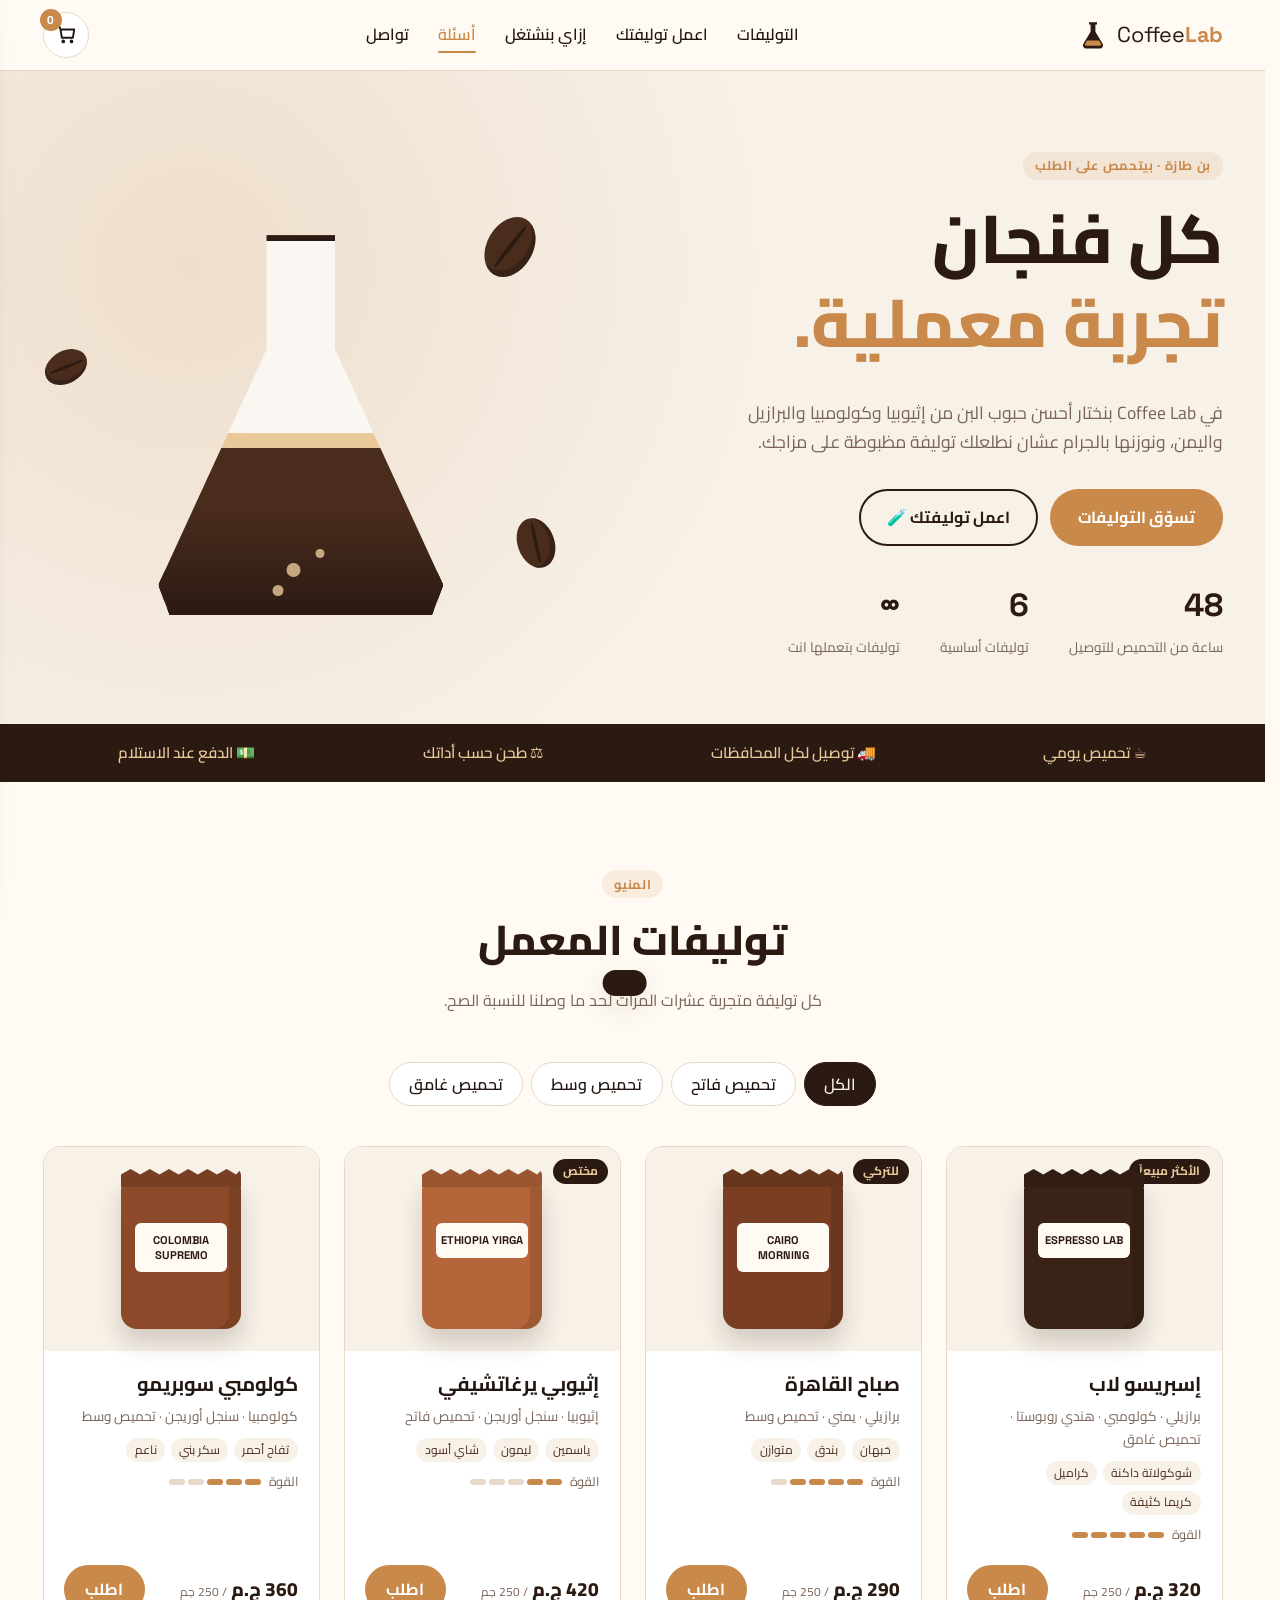
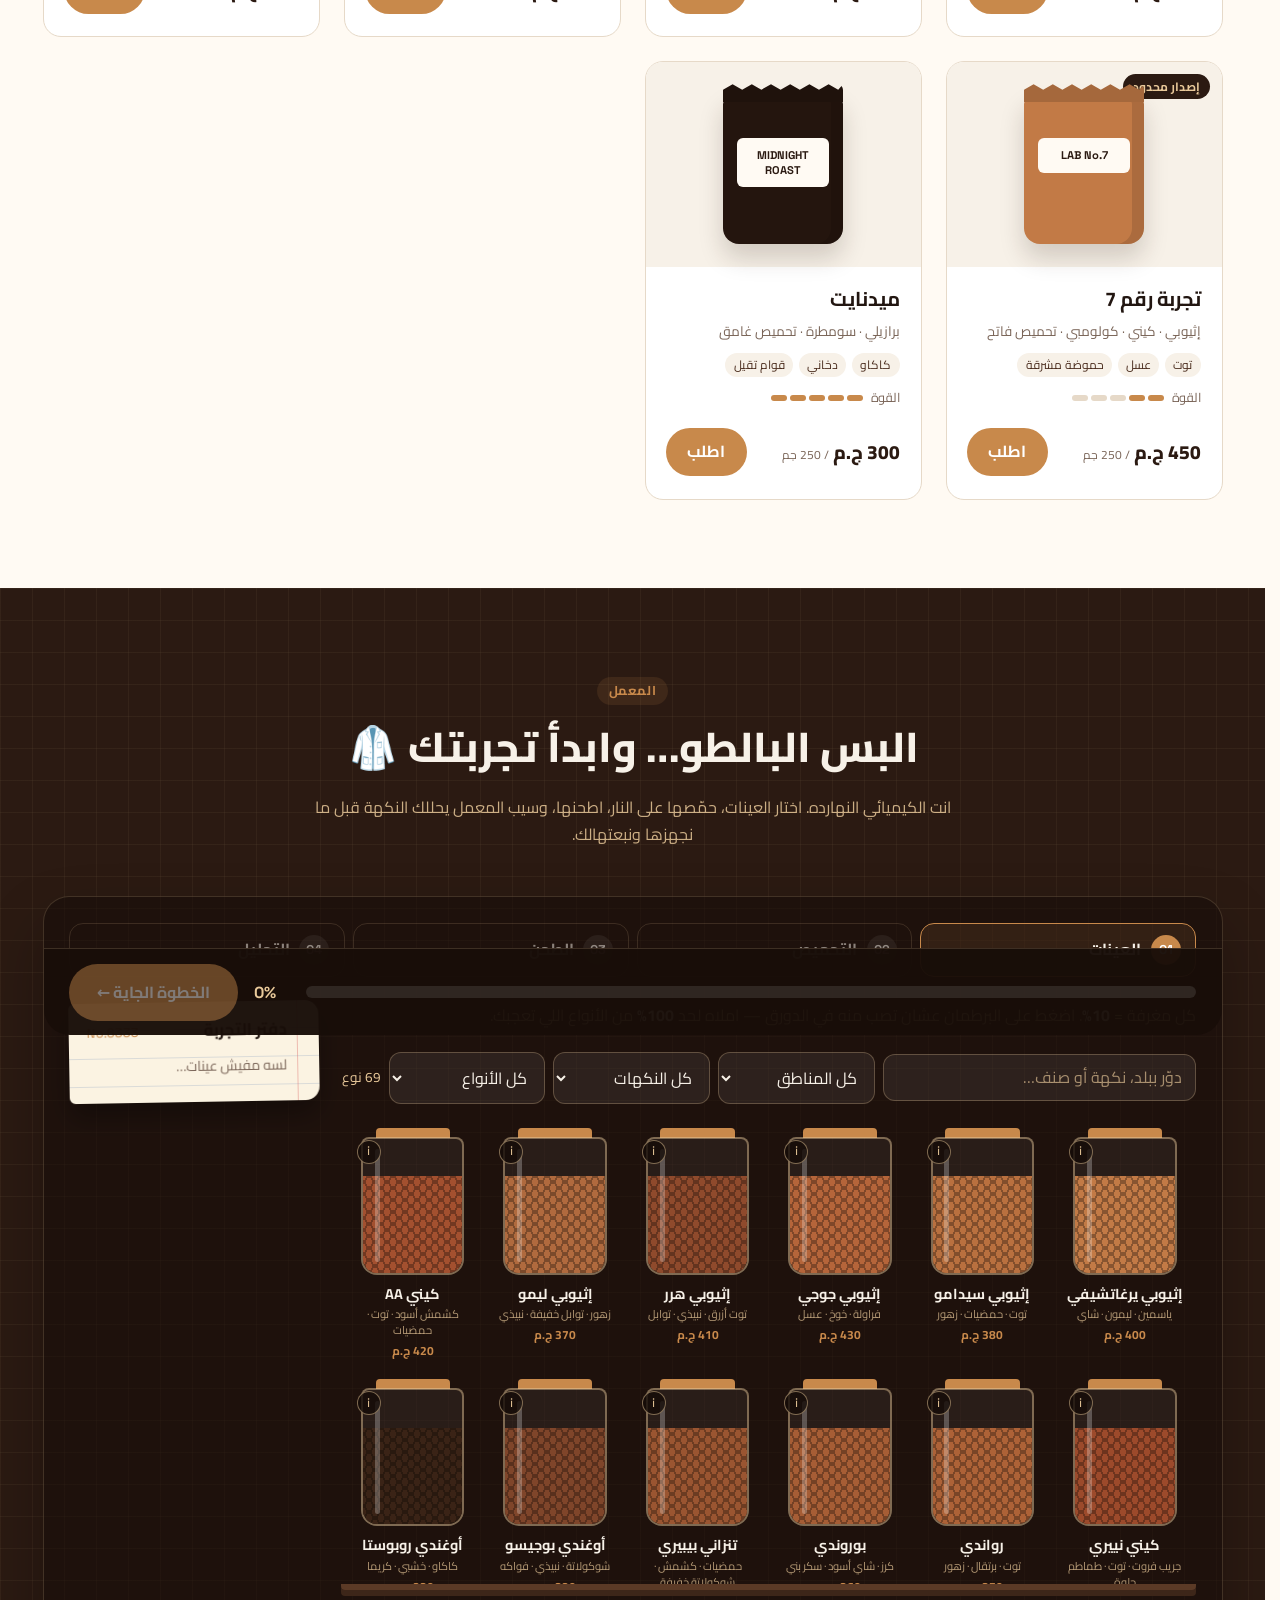
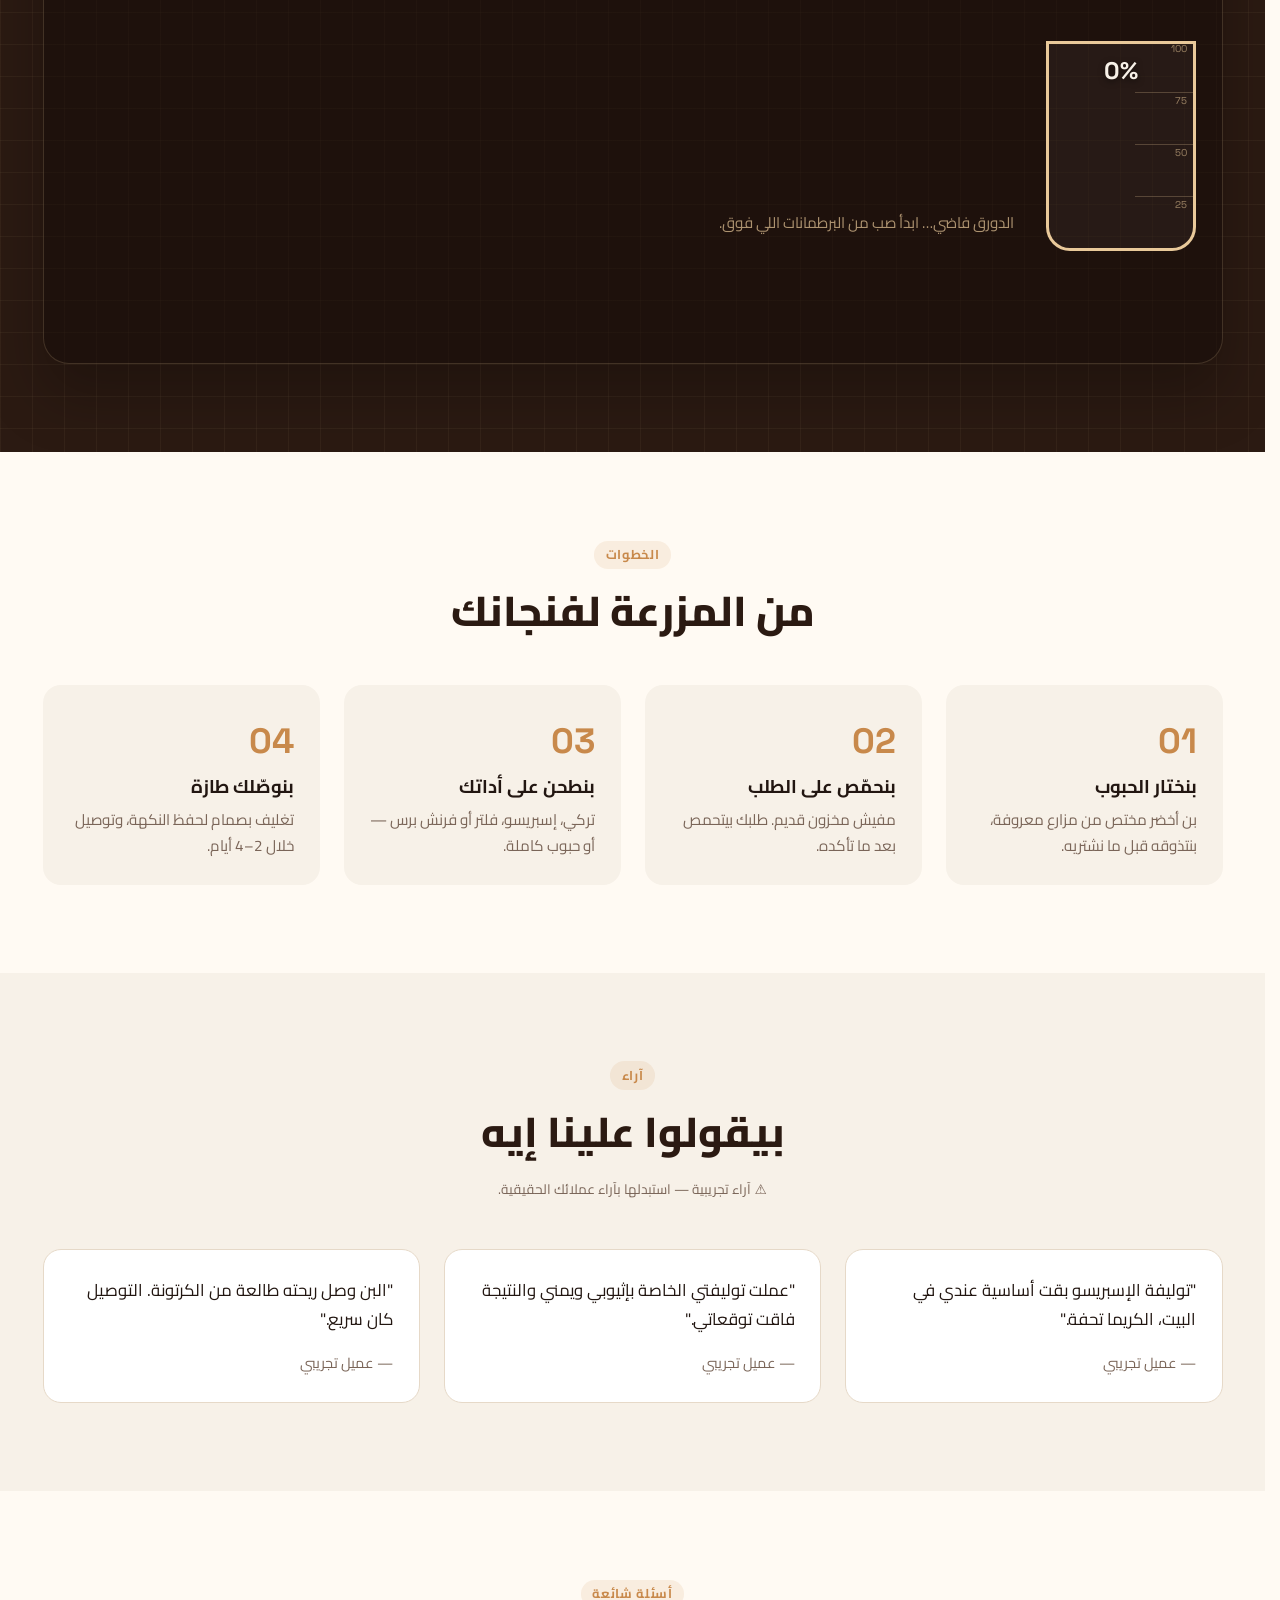
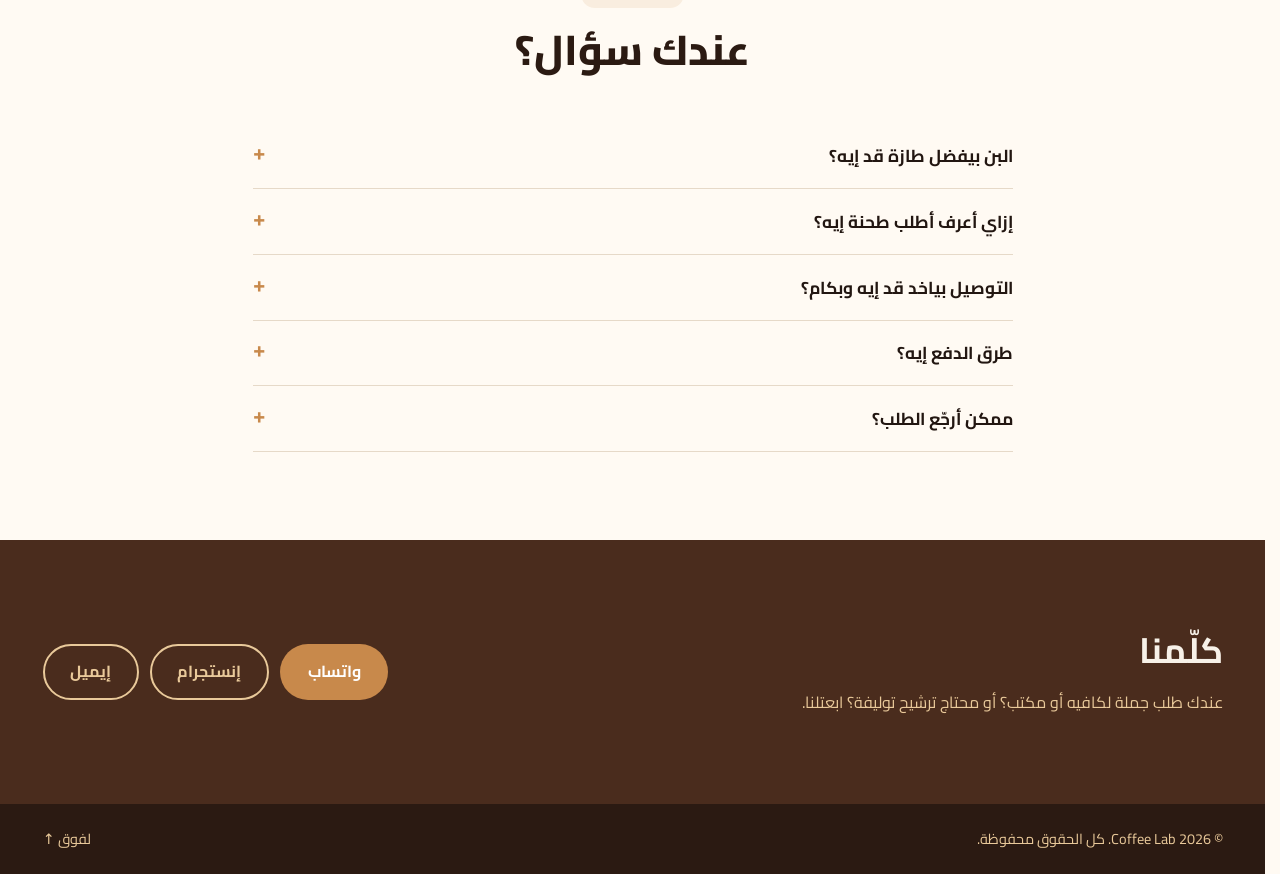
<file: index.html>
<!doctype html>
<html lang="ar" dir="rtl">
<head>
  <meta charset="utf-8">
  <meta name="viewport" content="width=device-width, initial-scale=1, viewport-fit=cover">
  <title>Coffee Lab | توليفات بن مختصة</title>
  <meta name="description" content="Coffee Lab — توليفات بن طازة بتتحمص على الطلب. اختار توليفتك أو اعمل توليفتك الخاصة في المعمل.">
  <meta property="og:title" content="Coffee Lab | توليفات بن مختصة">
  <meta property="og:description" content="توليفات بن طازة بتتحمص على الطلب. اعمل توليفتك الخاصة.">
  <meta property="og:type" content="website">
  <meta property="og:url" content="https://go-apps10.github.io/coffee-lab/">
  <meta property="og:image" content="https://go-apps10.github.io/coffee-lab/icons/icon-512.png">
  <link rel="canonical" href="https://go-apps10.github.io/coffee-lab/">
  <meta name="theme-color" content="#2b1a12">
  <link rel="icon" href="favicon.svg" type="image/svg+xml">
  <link rel="apple-touch-icon" href="icons/icon-192.png">
  <link rel="manifest" href="manifest.webmanifest">
  <meta name="mobile-web-app-capable" content="yes">
  <meta name="apple-mobile-web-app-title" content="Coffee Lab">
  <link rel="preconnect" href="https://fonts.googleapis.com">
  <link rel="preconnect" href="https://fonts.gstatic.com" crossorigin>
  <link href="https://fonts.googleapis.com/css2?family=Cairo:wght@400;600;700;800&family=Space+Grotesk:wght@500;700&display=swap" rel="stylesheet">
  <link rel="stylesheet" href="styles.css">
  <link rel="stylesheet" href="lab.css">
</head>
<body>

<header class="nav" id="top">
  <div class="container nav-inner">
    <a href="#top" class="logo" aria-label="Coffee Lab">
      <svg viewBox="0 0 40 40" aria-hidden="true"><path d="M15 4h10v3h-2v9l9 15a4 4 0 0 1-3.4 6H11.4A4 4 0 0 1 8 31l9-15V7h-2z" fill="currentColor"/><path d="M12.5 27h15l2.6 4.3a1.3 1.3 0 0 1-1.1 2H11a1.3 1.3 0 0 1-1.1-2z" fill="#c8894b"/></svg>
      <span>Coffee<b>Lab</b></span>
    </a>
    <nav class="nav-links" id="navLinks">
      <a href="#shop">التوليفات</a>
      <a href="#lab">اعمل توليفتك</a>
      <a href="#how">إزاي بنشتغل</a>
      <a href="#faq">أسئلة</a>
      <a href="#contact">تواصل</a>
    </nav>
    <div class="nav-actions">
      <a href="account.html" class="account-btn" id="accountBtn" hidden>
        <svg viewBox="0 0 24 24" aria-hidden="true"><circle cx="12" cy="8" r="4" fill="none" stroke="currentColor" stroke-width="2"/><path d="M4 21c0-4.4 3.6-7 8-7s8 2.6 8 7" fill="none" stroke="currentColor" stroke-width="2" stroke-linecap="round"/></svg>
        <span id="accountName">دخول</span>
      </a>
      <button class="cart-btn" id="cartBtn" aria-label="السلة">
        <svg viewBox="0 0 24 24" aria-hidden="true"><path d="M6 6h15l-1.5 9h-12zM6 6 5 3H2M9 20a1 1 0 1 0 0-2 1 1 0 0 0 0 2zm9 0a1 1 0 1 0 0-2 1 1 0 0 0 0 2z" fill="none" stroke="currentColor" stroke-width="2" stroke-linecap="round" stroke-linejoin="round"/></svg>
        <span class="cart-count" id="cartCount">0</span>
      </button>
      <button class="menu-btn" id="menuBtn" aria-label="القائمة" aria-expanded="false" aria-controls="navLinks"><span></span><span></span><span></span></button>
    </div>
  </div>
</header>

<noscript><p class="noscript">الموقع محتاج تشغيل JavaScript عشان تقدر تطلب.</p></noscript>
<main>
  <!-- HERO -->
  <section class="hero">
    <div class="container hero-inner">
      <div class="hero-text">
        <span class="eyebrow">بن طازة · بيتحمص على الطلب</span>
        <h1>كل فنجان<br><em>تجربة معملية.</em></h1>
        <p>في Coffee Lab بنختار أحسن حبوب البن من إثيوبيا وكولومبيا والبرازيل واليمن، ونوزنها بالجرام عشان نطلعلك توليفة مظبوطة على مزاجك.</p>
        <div class="hero-cta">
          <a href="#shop" class="btn btn-primary">تسوّق التوليفات</a>
          <a href="#lab" class="btn btn-ghost">اعمل توليفتك 🧪</a>
        </div>
        <ul class="hero-stats">
          <li><b>48</b><span>ساعة من التحميص للتوصيل</span></li>
          <li><b>6</b><span>توليفات أساسية</span></li>
          <li><b>∞</b><span>توليفات بتعملها انت</span></li>
        </ul>
      </div>
      <div class="hero-art" aria-hidden="true">
        <div class="flask">
          <div class="flask-liquid"></div>
          <span class="bubble b1"></span><span class="bubble b2"></span><span class="bubble b3"></span>
        </div>
        <div class="bean bean-1"></div><div class="bean bean-2"></div><div class="bean bean-3"></div>
      </div>
    </div>
  </section>

  <!-- STRIP -->
  <section class="strip">
    <div class="container strip-inner">
      <span>☕ تحميص يومي</span><span>🚚 توصيل لكل المحافظات</span><span>⚖️ طحن حسب أداتك</span><span>💵 الدفع عند الاستلام</span>
    </div>
  </section>

  <!-- SHOP -->
  <section class="section" id="shop">
    <div class="container">
      <div class="section-head">
        <span class="eyebrow">المنيو</span>
        <h2>توليفات المعمل</h2>
        <p>كل توليفة متجربة عشرات المرات لحد ما وصلنا للنسبة الصح.</p>
      </div>
      <div class="filters" id="filters">
        <button class="chip active" data-filter="all">الكل</button>
        <button class="chip" data-filter="فاتح">تحميص فاتح</button>
        <button class="chip" data-filter="وسط">تحميص وسط</button>
        <button class="chip" data-filter="غامق">تحميص غامق</button>
      </div>
      <div class="grid" id="productGrid"></div>
    </div>
  </section>

  <!-- LAB / BLEND EXPERIMENT -->
  <section class="section lab" id="lab">
    <div class="container">
      <div class="section-head light">
        <span class="eyebrow">المعمل</span>
        <h2>البس البالطو… وابدأ تجربتك 🥼</h2>
        <p>انت الكيميائي النهارده. اختار العينات، حمّصها على النار، اطحنها، وسيب المعمل يحللك النكهة قبل ما نجهزها ونبعتهالك.</p>
      </div>

      <div class="lab-app">
        <ol class="lab-steps" id="labSteps">
          <li><button data-step="0"><i>01</i>العينات</button></li>
          <li><button data-step="1"><i>02</i>التحميص</button></li>
          <li><button data-step="2"><i>03</i>الطحن</button></li>
          <li><button data-step="3"><i>04</i>التحليل</button></li>
        </ol>

        <div class="lab-bench">
          <div class="lab-stage">

            <!-- 1. Samples -->
            <div class="stage" data-stage="0">
              <p class="stage-hint">كل مغرفة = <b>10%</b>. اضغط على البرطمان عشان تصب منه في الدورق — املاه لحد <b>100%</b> من الأنواع اللي تعجبك.</p>
              <div class="shelf-tools">
                <input type="search" id="shelfSearch" placeholder="دوّر ببلد، نكهة أو صنف…" aria-label="دوّر في أنواع البن">
                <select id="shelfRegion" aria-label="المنطقة"><option value="">كل المناطق</option></select>
                <select id="shelfFamily" aria-label="النكهة"><option value="">كل النكهات</option></select>
                <select id="shelfSpecies" aria-label="النوع"><option value="">كل الأنواع</option></select>
                <span class="shelf-count" id="shelfCount" role="status"></span>
              </div>
              <div class="shelf" id="shelf"></div>
              <div class="mix-area">
                <div class="beaker-wrap">
                  <div class="pour" id="pour"></div>
                  <div class="beaker-big">
                    <div class="beaker-marks"><span>100</span><span>75</span><span>50</span><span>25</span></div>
                    <div class="beaker-fill" id="beakerFill"></div>
                    <b class="beaker-pct" id="beakerPct">0%</b>
                  </div>
                </div>
                <div class="mix-list" id="mixList"></div>
              </div>
            </div>

            <!-- 2. Roasting -->
            <div class="stage" data-stage="1" hidden>
              <p class="stage-hint">حرّك المؤشر عشان تتحكم في حرارة المحمصة — وراقب لون البن بيتغير.</p>
              <div class="roast-rig">
                <div class="roaster">
                  <div class="drum"><div class="drum-inner" id="drumBeans"></div></div>
                  <div class="flames" id="flames"><i></i><i></i><i></i><i></i><i></i></div>
                </div>
                <div class="thermo">
                  <div class="thermo-tube"><div class="thermo-fill" id="thermoFill"></div></div>
                  <div><b id="temp">212°C</b><span id="roastLabel">وسط</span></div>
                </div>
              </div>
              <input type="range" id="roastSlider" min="0" max="100" value="50" aria-label="درجة التحميص">
              <div class="roast-scale"><span>فاتح</span><span>وسط</span><span>غامق</span></div>
              <p class="stage-note" id="roastNote"></p>
            </div>

            <!-- 3. Grinding -->
            <div class="stage" data-stage="2" hidden>
              <p class="stage-hint">اختار الطحنة على حسب الأداة اللي بتحضّر بيها.</p>
              <div class="grind-rig">
                <div class="grinder" id="grinder">
                  <div class="hopper"></div>
                  <div class="grinder-body"><div class="dial" id="grindDial"><span></span></div></div>
                  <div class="spout"></div>
                </div>
                <div class="tray" id="grounds"></div>
              </div>
              <div class="grind-opts" id="grindOpts"></div>
              <p class="stage-note" id="grindNote"></p>
            </div>

            <!-- 4. Analysis -->
            <div class="stage" data-stage="3" hidden>
              <div class="analyzing" id="analyzing">
                <div class="spinner-flask"><span></span><span></span><span></span></div>
                <p id="analyzeText">جاري تحليل العينة…</p>
              </div>
              <div class="report" id="report" hidden>
                <div class="radar-box">
                  <svg viewBox="-150 -140 300 290" class="radar" id="radar" aria-label="بصمة النكهة"></svg>
                  <p class="radar-sum" id="radarSum"></p>
                </div>
                <div class="report-card">
                  <div class="report-head"><span>تقرير المعمل</span><b id="reportNo"></b></div>
                  <ul class="report-list" id="reportList"></ul>
                  <label class="field"><span>سمّي اكتشافك</span><input id="labName" maxlength="30" placeholder="مثلاً: معادلة الصبح"></label>
                  <label class="field"><span>الكمية</span><select id="labWeight"></select></label>
                  <div class="lab-price"><span>السعر</span><b id="labPrice">—</b></div>
                  <button class="btn btn-primary btn-block" id="labAdd">جهّزلي التجربة دي 🧪</button>
                  <button class="link-btn" id="labReset">ابدأ تجربة جديدة</button>
                </div>
              </div>
            </div>
          </div>

          <aside class="notebook">
            <div class="nb-head"><h4>دفتر التجربة</h4><span id="expNo"></span></div>
            <ul id="nbList"></ul>
          </aside>
        </div>

        <div class="lab-nav">
          <div class="lab-progress" id="labProgress" aria-hidden="true"><div class="lab-bar" id="labBar"></div><b id="labBarText">0%</b></div>
          <button class="btn btn-ghost light" id="labBack">→ رجوع</button>
          <button class="btn btn-primary" id="labNext">الخطوة الجاية ←</button>
        </div>
      </div>
    </div>
  </section>

  <!-- HOW -->
  <section class="section" id="how">
    <div class="container">
      <div class="section-head">
        <span class="eyebrow">الخطوات</span>
        <h2>من المزرعة لفنجانك</h2>
      </div>
      <div class="steps">
        <div class="step"><span>01</span><h4>بنختار الحبوب</h4><p>بن أخضر مختص من مزارع معروفة، بنتذوقه قبل ما نشتريه.</p></div>
        <div class="step"><span>02</span><h4>بنحمّص على الطلب</h4><p>مفيش مخزون قديم. طلبك بيتحمص بعد ما تأكده.</p></div>
        <div class="step"><span>03</span><h4>بنطحن على أداتك</h4><p>تركي، إسبريسو، فلتر أو فرنش برس — أو حبوب كاملة.</p></div>
        <div class="step"><span>04</span><h4>بنوصّلك طازة</h4><p>تغليف بصمام لحفظ النكهة، وتوصيل خلال 2–4 أيام.</p></div>
      </div>
    </div>
  </section>

  <!-- REVIEWS -->
  <section class="section alt">
    <div class="container">
      <div class="section-head">
        <span class="eyebrow">آراء</span>
        <h2>بيقولوا علينا إيه</h2>
        <p class="muted small">⚠️ آراء تجريبية — استبدلها بآراء عملائك الحقيقية.</p>
      </div>
      <div class="reviews">
        <blockquote><p>"توليفة الإسبريسو بقت أساسية عندي في البيت، الكريما تحفة."</p><cite>— عميل تجريبي</cite></blockquote>
        <blockquote><p>"عملت توليفتي الخاصة بإثيوبي ويمني والنتيجة فاقت توقعاتي."</p><cite>— عميل تجريبي</cite></blockquote>
        <blockquote><p>"البن وصل ريحته طالعة من الكرتونة. التوصيل كان سريع."</p><cite>— عميل تجريبي</cite></blockquote>
      </div>
    </div>
  </section>

  <!-- FAQ -->
  <section class="section" id="faq">
    <div class="container narrow">
      <div class="section-head">
        <span class="eyebrow">أسئلة شائعة</span>
        <h2>عندك سؤال؟</h2>
      </div>
      <details><summary>البن بيفضل طازة قد إيه؟</summary><p>أحسن طعم بيكون من 5 لـ 30 يوم من تاريخ التحميص. احفظه في مكان ناشف بعيد عن الشمس، والكيس مقفول كويس.</p></details>
      <details><summary>إزاي أعرف أطلب طحنة إيه؟</summary><p>التركي محتاج طحنة ناعمة جداً، الإسبريسو ناعمة، الفلتر/V60 متوسطة، والفرنش برس خشنة. لو مش متأكد اطلب حبوب واطحن قبل التحضير.</p></details>
      <details><summary>التوصيل بياخد قد إيه وبكام؟</summary><p>القاهرة والجيزة 1–2 يوم، باقي المحافظات 2–4 أيام. الشحن <span data-shipping></span>، ومجاني للطلبات فوق <span data-free></span>.</p></details>
      <details><summary>طرق الدفع إيه؟</summary><p>كاش عند الاستلام، إنستاباي، أو فودافون كاش.</p></details>
      <details><summary>ممكن أرجّع الطلب؟</summary><p>لأن البن بيتحمص ويتطحن مخصوص ليك، مش بنقبل مرتجع إلا لو في مشكلة في الطلب نفسه — ساعتها هنبدله فوراً.</p></details>
    </div>
  </section>

  <!-- CONTACT -->
  <section class="section contact" id="contact">
    <div class="container contact-inner">
      <div>
        <h2>كلّمنا</h2>
        <p>عندك طلب جملة لكافيه أو مكتب؟ أو محتاج ترشيح توليفة؟ ابعتلنا.</p>
      </div>
      <div class="contact-links">
        <a class="btn btn-primary" id="waLink" target="_blank" rel="noopener">واتساب</a>
        <a class="btn btn-ghost light" id="igLink" target="_blank" rel="noopener">إنستجرام</a>
        <a class="btn btn-ghost light" id="mailLink">إيميل</a>
      </div>
    </div>
  </section>
</main>

<footer class="footer">
  <div class="container footer-inner">
    <span>© <span id="year"></span> Coffee Lab. كل الحقوق محفوظة.</span>
    <button class="install-btn" id="installBtn" hidden>📲 ثبّت الموقع كتطبيق</button>
    <a href="#top">لفوق ↑</a>
  </div>
</footer>

<!-- PRODUCT OPTIONS MODAL -->
<div class="modal" id="productModal" hidden>
  <div class="modal-box" role="dialog" aria-modal="true" aria-labelledby="pmTitle">
    <button class="close" data-close aria-label="إغلاق">×</button>
    <div class="pm-head">
      <div class="bag small" id="pmBag"></div>
      <div><h3 id="pmTitle"></h3><p class="muted" id="pmNotes"></p></div>
    </div>
    <label class="field"><span>الطحنة</span><select id="pmGrind"></select></label>
    <label class="field"><span>الوزن</span><select id="pmWeight"></select></label>
    <div class="qty-row">
      <span>الكمية</span>
      <div class="qty"><button data-q="-1">−</button><b id="pmQty">1</b><button data-q="1">+</button></div>
    </div>
    <button class="btn btn-primary btn-block" id="pmAdd">أضف للسلة — <span id="pmPrice"></span></button>
  </div>
</div>

<!-- CART DRAWER -->
<div class="drawer-backdrop" id="drawerBackdrop" hidden></div>
<aside class="drawer" id="cartDrawer" role="dialog" aria-modal="true" aria-label="السلة" inert>
  <div class="drawer-head">
    <h3>سلتك</h3>
    <button class="close" id="cartClose" aria-label="إغلاق">×</button>
  </div>
  <div class="drawer-body" id="cartItems"></div>
  <div class="drawer-foot">
    <div class="ship-bar"><div id="shipFill"></div></div>
    <p class="small muted" id="shipMsg"></p>
    <div class="sum"><span>المجموع</span><b id="cartSubtotal">0</b></div>
    <button class="btn btn-primary btn-block" id="checkoutBtn">إتمام الطلب</button>
  </div>
</aside>

<!-- CHECKOUT MODAL -->
<div class="modal" id="checkoutModal" hidden>
  <form class="modal-box" id="checkoutForm" role="dialog" aria-modal="true" aria-labelledby="coTitle">
    <button type="button" class="close" data-close aria-label="إغلاق">×</button>
    <h3 id="coTitle">بيانات التوصيل</h3>
    <label class="field"><span>الاسم *</span><input name="name" required autocomplete="name"></label>
    <label class="field"><span>رقم الموبايل *</span><input name="phone" required type="tel" inputmode="tel" dir="ltr" pattern="01[0-9]{9}" placeholder="01xxxxxxxxx" autocomplete="tel" enterkeyhint="next"></label>
    <div class="row-2">
      <label class="field"><span>المحافظة *</span><select name="city" required id="citySelect" autocomplete="address-level1"></select></label>
      <label class="field"><span>المنطقة *</span><input name="area" required autocomplete="address-level2" enterkeyhint="next"></label>
    </div>
    <label class="field"><span>العنوان بالتفصيل *</span><input name="address" required autocomplete="street-address" placeholder="الشارع، رقم العمارة، الدور، الشقة"></label>
    <label class="field"><span>طريقة الدفع</span>
      <select name="payment"><option>كاش عند الاستلام</option><option>إنستاباي</option><option>فودافون كاش</option></select>
    </label>
    <label class="field"><span>ملاحظات</span><textarea name="notes" rows="2"></textarea></label>
    <div class="sheet-foot">
    <div class="totals" id="coTotals"></div>
    <button class="btn btn-primary btn-block" type="submit" id="coSubmit">أكّد الطلب على واتساب</button>
    <p class="small muted center" id="coNote">هيتفتح واتساب برسالة فيها تفاصيل طلبك، اضغط إرسال.</p>
    </div>
  </form>
</div>

<!-- MOBILE CART BAR -->
<button class="cart-bar" id="cartBar" hidden>
  <span class="cart-bar-count" id="cartBarCount">0</span>
  <b>عرض السلة</b>
  <span id="cartBarTotal"></span>
</button>

<!-- BEAN DETAILS -->
<div class="modal" id="beanModal" hidden>
  <div class="modal-box" role="dialog" aria-modal="true" aria-labelledby="beanTitle">
    <button class="close" data-close aria-label="إغلاق">×</button>
    <h3 id="beanTitle"></h3>
    <p class="bean-where" id="beanWhere"></p>
    <div class="bean-bars" id="beanBars"></div>
    <dl class="bean-facts" id="beanFacts"></dl>
    <p class="bean-disclaimer">الخصائص متوسطات تقريبية، والطعم بيختلف حسب المحصول والتحميص.</p>
    <button class="btn btn-primary btn-block" id="beanAdd">صب مغرفة في الدورق</button>
  </div>
</div>

<!-- ORDER PLACED -->
<div class="modal" id="successModal" hidden>
  <div class="modal-box center" role="dialog" aria-modal="true" aria-labelledby="successTitle">
    <button class="close" data-close aria-label="إغلاق">×</button>
    <div class="success-icon">✓</div>
    <h3 id="successTitle">طلبك وصلنا! ☕</h3>
    <p class="muted">رقم الطلب <b id="successNo" class="order-no"></b><br>هنكلمك على الموبايل نأكد معاك ونبدأ التحميص.</p>
    <a href="account.html" class="btn btn-primary btn-block">تابع طلبك</a>
  </div>
</div>

<div class="toast" id="toast" role="status"></div>

<script src="config.js"></script>
<script src="ux.js" defer></script>
<script src="firebase-config.js"></script>
<script type="module" src="firebase.js"></script>
<script src="coffee-data.js"></script>
<script src="script.js"></script>
<script src="lab.js"></script>
</body>
</html>
</file>
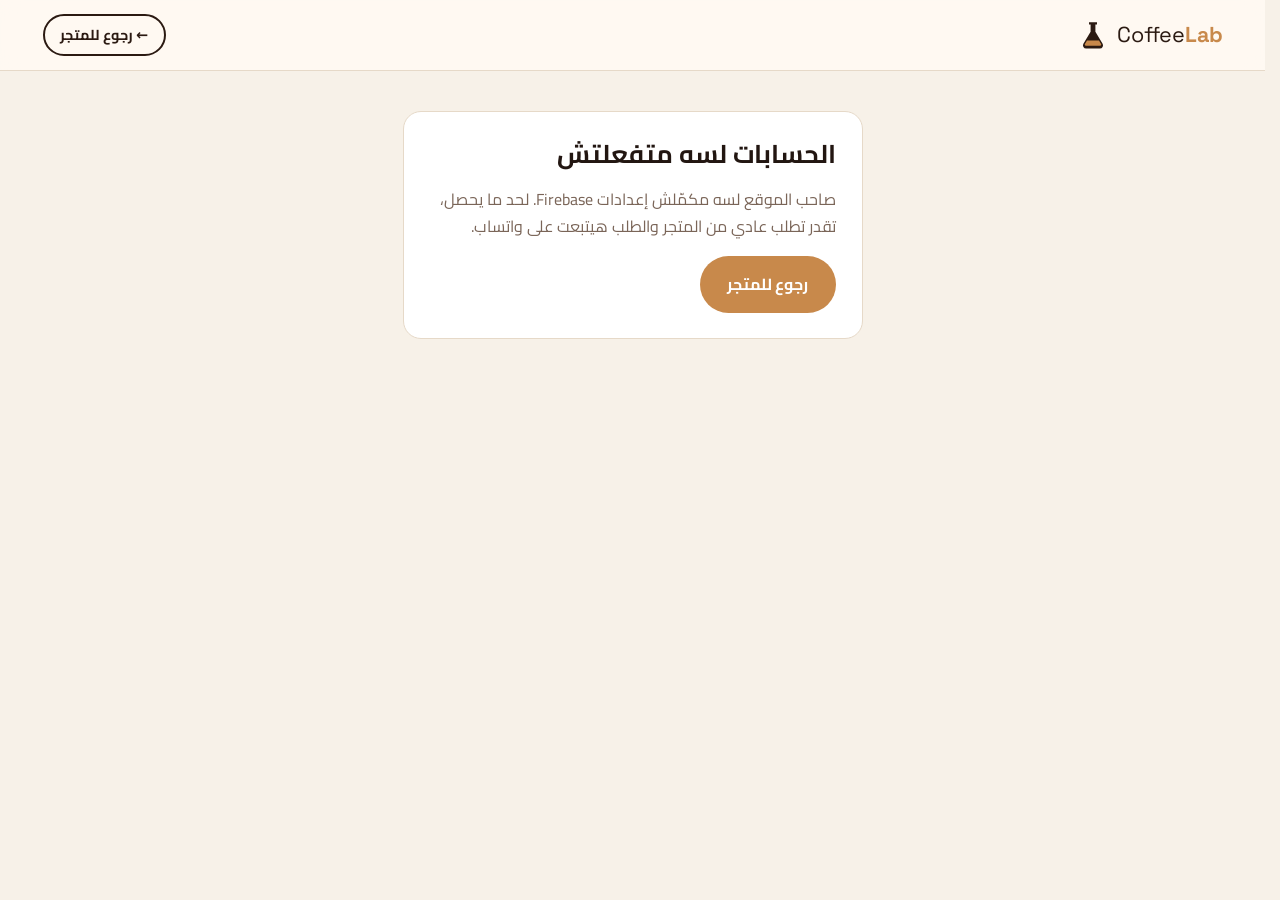
<file: account.html>
<!doctype html>
<html lang="ar" dir="rtl">
<head>
  <meta charset="utf-8">
  <meta name="viewport" content="width=device-width, initial-scale=1, viewport-fit=cover">
  <title>حسابي | Coffee Lab</title>
  <meta name="robots" content="noindex">
  <meta name="theme-color" content="#2b1a12">
  <link rel="icon" href="favicon.svg" type="image/svg+xml">
  <link rel="apple-touch-icon" href="icons/icon-192.png">
  <link rel="manifest" href="manifest.webmanifest">
  <meta name="mobile-web-app-capable" content="yes">
  <meta name="apple-mobile-web-app-title" content="Coffee Lab">
  <link rel="preconnect" href="https://fonts.googleapis.com">
  <link rel="preconnect" href="https://fonts.gstatic.com" crossorigin>
  <link href="https://fonts.googleapis.com/css2?family=Cairo:wght@400;600;700;800&family=Space+Grotesk:wght@500;700&display=swap" rel="stylesheet">
  <link rel="stylesheet" href="styles.css">
  <link rel="stylesheet" href="pages.css">
</head>
<body class="page">

<header class="nav">
  <div class="container nav-inner">
    <a href="index.html" class="logo" aria-label="Coffee Lab">
      <svg viewBox="0 0 40 40" aria-hidden="true"><path d="M15 4h10v3h-2v9l9 15a4 4 0 0 1-3.4 6H11.4A4 4 0 0 1 8 31l9-15V7h-2z" fill="currentColor"/><path d="M12.5 27h15l2.6 4.3a1.3 1.3 0 0 1-1.1 2H11a1.3 1.3 0 0 1-1.1-2z" fill="#c8894b"/></svg>
      <span>Coffee<b>Lab</b></span>
    </a>
    <a href="index.html" class="btn btn-ghost btn-sm">← رجوع للمتجر</a>
  </div>
</header>

<main class="container page-main">
  <div class="loading" id="loading"><span class="spin"></span>بنحمّل حسابك…</div>

  <!-- Accounts not configured yet -->
  <section class="card-box narrow-box" id="disabledView" hidden>
    <h1>الحسابات لسه متفعلتش</h1>
    <p class="muted">صاحب الموقع لسه مكمّلش إعدادات Firebase. لحد ما يحصل، تقدر تطلب عادي من المتجر والطلب هيتبعت على واتساب.</p>
    <a href="index.html" class="btn btn-primary">رجوع للمتجر</a>
  </section>

  <!-- Signed out -->
  <section class="card-box narrow-box auth-box" id="authView" hidden>
    <div class="auth-head">
      <div class="auth-icon">🧪</div>
      <h1 id="authTitle">أهلاً بيك في المعمل</h1>
      <p class="muted">سجّل دخول عشان تتابع طلباتك وتطلب أسرع.</p>
    </div>

    <div class="tabs" role="tablist">
      <button role="tab" class="active" data-tab="login">تسجيل دخول</button>
      <button role="tab" data-tab="register">حساب جديد</button>
    </div>

    <button class="btn btn-google btn-block" id="googleBtn" type="button">
      <svg viewBox="0 0 48 48" aria-hidden="true"><path fill="#FFC107" d="M43.6 20.5H42V20H24v8h11.3C33.7 32.7 29.2 36 24 36c-6.6 0-12-5.4-12-12s5.4-12 12-12c3.1 0 5.8 1.2 7.9 3.1l5.7-5.7C34 6.1 29.3 4 24 4 12.9 4 4 12.9 4 24s8.9 20 20 20 20-8.9 20-20c0-1.3-.1-2.4-.4-3.5z"/><path fill="#FF3D00" d="m6.3 14.7 6.6 4.8C14.7 15.1 19 12 24 12c3.1 0 5.8 1.2 7.9 3.1l5.7-5.7C34 6.1 29.3 4 24 4 16.3 4 9.7 8.3 6.3 14.7z"/><path fill="#4CAF50" d="M24 44c5.2 0 9.9-2 13.4-5.2l-6.2-5.2C29.2 35.1 26.7 36 24 36c-5.2 0-9.6-3.3-11.3-8l-6.5 5C9.5 39.6 16.2 44 24 44z"/><path fill="#1976D2" d="M43.6 20.5H42V20H24v8h11.3c-.8 2.2-2.2 4.2-4.1 5.6l6.2 5.2C37 39.2 44 34 44 24c0-1.3-.1-2.4-.4-3.5z"/></svg>
      كمّل بحساب Google
    </button>
    <div class="or"><span>أو بالإيميل</span></div>

    <form id="loginForm" class="auth-form">
      <label class="field"><span>الإيميل</span><input name="email" type="email" required autocomplete="email"></label>
      <label class="field"><span>الباسورد</span><input name="password" type="password" required minlength="6" autocomplete="current-password"></label>
      <button class="btn btn-primary btn-block" type="submit">دخول</button>
      <button class="link-btn" type="button" id="forgotBtn">نسيت الباسورد؟</button>
    </form>

    <form id="registerForm" class="auth-form" hidden>
      <label class="field"><span>الاسم</span><input name="name" required autocomplete="name"></label>
      <label class="field"><span>الإيميل</span><input name="email" type="email" required autocomplete="email"></label>
      <label class="field"><span>الباسورد (6 حروف على الأقل)</span><input name="password" type="password" required minlength="6" autocomplete="new-password"></label>
      <button class="btn btn-primary btn-block" type="submit">اعمل حساب</button>
    </form>
    <p class="form-msg" id="authMsg" role="alert"></p>
  </section>

  <!-- Signed in -->
  <section id="userView" hidden>
    <div class="page-head">
      <div>
        <span class="eyebrow">حسابي</span>
        <h1 id="hello">أهلاً!</h1>
        <p class="muted" id="userEmail"></p>
      </div>
      <div class="head-actions">
        <a href="admin.html" class="btn btn-ghost btn-sm" id="adminLink" hidden>لوحة الأدمن</a>
        <button class="btn btn-ghost btn-sm" id="signOutBtn">تسجيل خروج</button>
      </div>
    </div>

    <div class="account-grid">
      <div class="card-box">
        <h2>طلباتي</h2>
        <div id="myOrders" class="orders-list"><p class="muted">بنحمّل طلباتك…</p></div>
      </div>

      <form class="card-box" id="profileForm">
        <h2>بيانات التوصيل</h2>
        <p class="muted small">بنستخدمها عشان نملالك بيانات الطلب أوتوماتيك.</p>
        <label class="field"><span>الاسم</span><input name="name" autocomplete="name"></label>
        <label class="field"><span>رقم الموبايل</span><input name="phone" type="tel" inputmode="tel" dir="ltr" pattern="01[0-9]{9}" placeholder="01xxxxxxxxx" autocomplete="tel"></label>
        <label class="field"><span>المحافظة</span><select name="city" id="profileCity" autocomplete="address-level1"></select></label>
        <label class="field"><span>المنطقة</span><input name="area" autocomplete="address-level2"></label>
        <label class="field"><span>العنوان بالتفصيل</span><input name="address" autocomplete="street-address"></label>
        <button class="btn btn-primary btn-block" type="submit">حفظ</button>
        <p class="form-msg" id="profileMsg" role="status"></p>
      </form>
    </div>
  </section>
</main>

<div class="toast" id="toast" role="status"></div>

<script src="config.js"></script>
<script src="ux.js" defer></script>
<script src="firebase-config.js"></script>
<script type="module" src="firebase.js"></script>
<script src="common.js"></script>
<script src="account.js"></script>
</body>
</html>
</file>
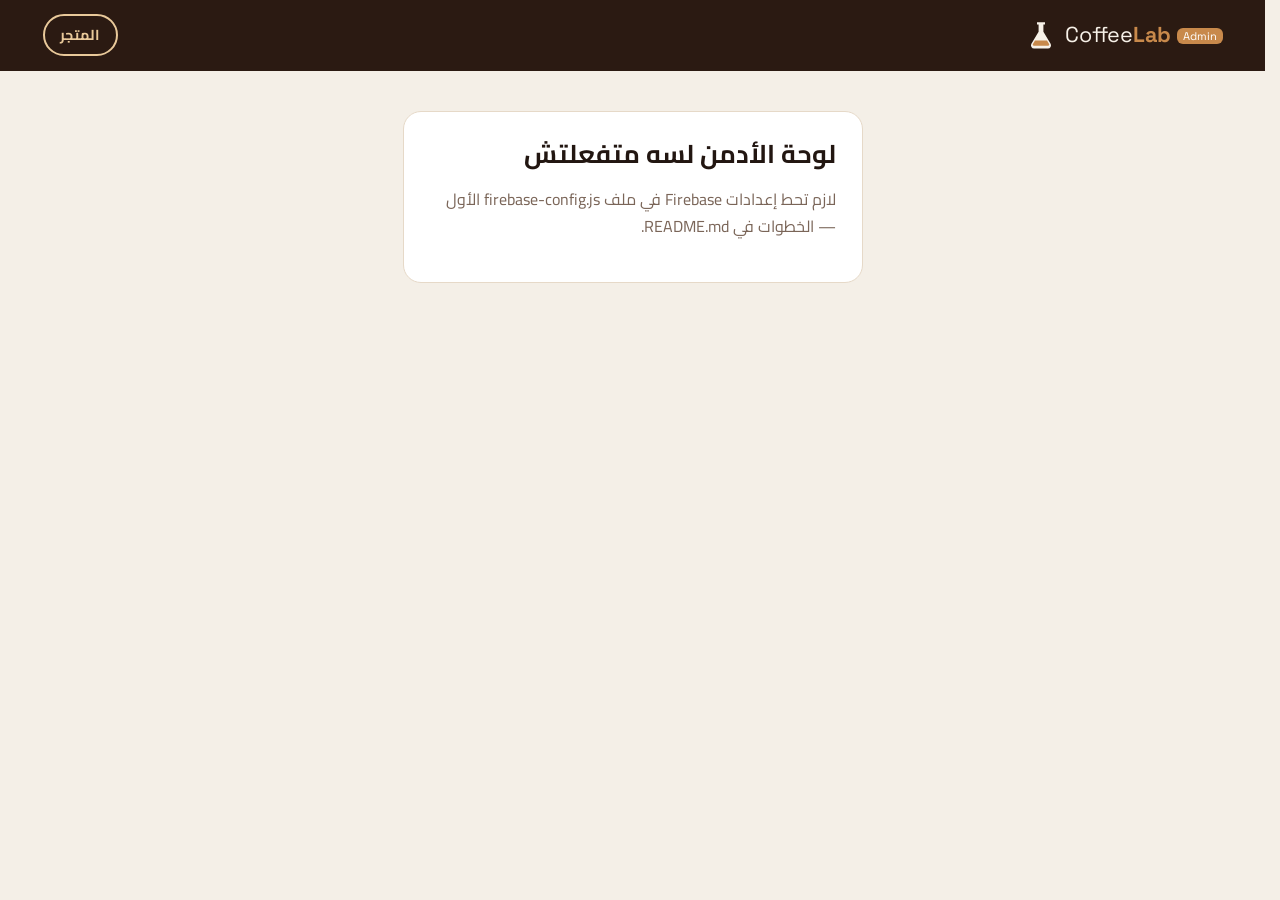
<file: admin.html>
<!doctype html>
<html lang="ar" dir="rtl">
<head>
  <meta charset="utf-8">
  <meta name="viewport" content="width=device-width, initial-scale=1, viewport-fit=cover">
  <title>لوحة الطلبات | Coffee Lab</title>
  <meta name="robots" content="noindex">
  <meta name="theme-color" content="#2b1a12">
  <link rel="icon" href="favicon.svg" type="image/svg+xml">
  <link rel="apple-touch-icon" href="icons/icon-192.png">
  <link rel="manifest" href="manifest.webmanifest">
  <meta name="mobile-web-app-capable" content="yes">
  <meta name="apple-mobile-web-app-title" content="Coffee Lab">
  <link rel="preconnect" href="https://fonts.googleapis.com">
  <link rel="preconnect" href="https://fonts.gstatic.com" crossorigin>
  <link href="https://fonts.googleapis.com/css2?family=Cairo:wght@400;600;700;800&family=Space+Grotesk:wght@500;700&display=swap" rel="stylesheet">
  <link rel="stylesheet" href="styles.css">
  <link rel="stylesheet" href="pages.css">
</head>
<body class="page admin">

<header class="nav nav-dark">
  <div class="container nav-inner">
    <a href="admin.html" class="logo" aria-label="Coffee Lab">
      <svg viewBox="0 0 40 40" aria-hidden="true"><path d="M15 4h10v3h-2v9l9 15a4 4 0 0 1-3.4 6H11.4A4 4 0 0 1 8 31l9-15V7h-2z" fill="currentColor"/><path d="M12.5 27h15l2.6 4.3a1.3 1.3 0 0 1-1.1 2H11a1.3 1.3 0 0 1-1.1-2z" fill="#c8894b"/></svg>
      <span>Coffee<b>Lab</b> <small>Admin</small></span>
    </a>
    <div class="head-actions">
      <span class="live" id="liveDot" hidden><i></i>مباشر</span>
      <a href="index.html" class="btn btn-ghost light btn-sm">المتجر</a>
      <button class="btn btn-ghost light btn-sm" id="signOutBtn" hidden>خروج</button>
    </div>
  </div>
</header>

<main class="container page-main">
  <div class="loading" id="loading"><span class="spin"></span>بنحمّل اللوحة…</div>

  <section class="card-box narrow-box" id="msgView" hidden>
    <h1 id="msgTitle"></h1>
    <p class="muted" id="msgText"></p>
    <div id="msgAction"></div>
  </section>

  <section id="dashView" hidden>
    <div class="page-head">
      <div><span class="eyebrow">لوحة الأدمن</span><h1>الطلبات</h1></div>
      <button class="btn btn-ghost btn-sm" id="soundBtn" title="صوت تنبيه للطلبات الجديدة">🔔 التنبيه شغال</button>
    </div>

    <div class="stats" id="stats"></div>

    <div class="toolbar">
      <div class="status-tabs" id="statusTabs"></div>
      <input type="search" id="search" placeholder="دوّر برقم الطلب، الاسم أو الموبايل…">
    </div>

    <div class="orders-table" id="ordersTable"></div>
  </section>
</main>

<!-- ORDER DETAILS -->
<div class="modal" id="orderModal" hidden>
  <div class="modal-box wide" role="dialog" aria-modal="true" aria-labelledby="omTitle">
    <button class="close" data-close aria-label="إغلاق">×</button>
    <div id="orderDetail"></div>
  </div>
</div>

<div class="toast" id="toast" role="status"></div>

<script src="config.js"></script>
<script src="ux.js" defer></script>
<script src="firebase-config.js"></script>
<script type="module" src="firebase.js"></script>
<script src="common.js"></script>
<script src="admin.js"></script>
</body>
</html>
</file>
<file: styles.css>
:root {
  --espresso: #2b1a12;
  --roast: #4a2c1d;
  --caramel: #c8894b;
  --crema: #e9c99a;
  --milk: #f7f1e8;
  --paper: #fffaf3;
  --ink: #221611;
  --muted: #7a6558;
  --line: #e6d9c8;
  --mint: #3fa98b;
  --radius: 18px;
  --shadow: 0 10px 30px rgba(43, 26, 18, .10);
  --font: "Cairo", system-ui, sans-serif;
  --latin: "Space Grotesk", "Cairo", sans-serif;
}

* { box-sizing: border-box; }
html { scroll-behavior: smooth; scroll-padding-top: 80px; }
body { margin: 0; font-family: var(--font); color: var(--ink); background: var(--paper); line-height: 1.7; -webkit-font-smoothing: antialiased; }
img, svg { display: block; max-width: 100%; }
a { color: inherit; text-decoration: none; }
button, input, select, textarea { font: inherit; color: inherit; }
button { cursor: pointer; }
h1, h2, h3, h4 { line-height: 1.25; margin: 0 0 .5em; }
.container { width: min(1180px, 100% - 32px); margin-inline: auto; }
.narrow { width: min(760px, 100% - 32px); }
.muted { color: var(--muted); }
.small { font-size: .85rem; }
.center { text-align: center; }

/* Buttons */
.btn { display: inline-flex; align-items: center; justify-content: center; gap: .5em; padding: .8em 1.6em; border-radius: 999px; border: 2px solid transparent; font-weight: 700; transition: transform .15s, background .2s, opacity .2s; }
.btn:hover { transform: translateY(-2px); }
.btn:disabled { opacity: .45; cursor: not-allowed; transform: none; }
.btn-primary { background: var(--caramel); color: #fff; }
.btn-primary:hover:not(:disabled) { background: #b5773b; }
.btn-ghost { border-color: var(--espresso); color: var(--espresso); background: transparent; }
.btn-ghost.light { border-color: var(--crema); color: var(--crema); }
.btn-block { width: 100%; }
.eyebrow { display: inline-block; font-size: .8rem; font-weight: 700; letter-spacing: .05em; color: var(--caramel); background: rgba(200,137,75,.12); padding: .25em .9em; border-radius: 999px; margin-bottom: 1rem; }

/* Nav */
.nav { position: sticky; top: 0; z-index: 50; background: rgba(255,250,243,.9); backdrop-filter: blur(10px); border-bottom: 1px solid var(--line); }
.nav-inner { display: flex; align-items: center; justify-content: space-between; height: 70px; gap: 1rem; }
.logo { display: flex; align-items: center; gap: .5rem; font-family: var(--latin); font-size: 1.35rem; color: var(--espresso); direction: ltr; }
.logo svg { width: 32px; height: 32px; }
.logo b { color: var(--caramel); }
.nav-links { display: flex; gap: 1.8rem; font-weight: 600; }
.nav-links a { position: relative; }
.nav-links a:hover { color: var(--caramel); }
.nav-actions { display: flex; align-items: center; gap: .5rem; }
.cart-btn { position: relative; width: 46px; height: 46px; border-radius: 50%; border: 1px solid var(--line); background: #fff; display: grid; place-items: center; }
.cart-btn svg { width: 22px; }
.cart-count { position: absolute; top: -4px; left: -4px; min-width: 22px; height: 22px; padding: 0 5px; border-radius: 11px; background: var(--caramel); color: #fff; font-size: .75rem; font-weight: 700; display: grid; place-items: center; }
.cart-count.bump { animation: bump .4s; }
@keyframes bump { 50% { transform: scale(1.4); } }
.menu-btn { display: none; width: 46px; height: 46px; border: 0; background: none; flex-direction: column; justify-content: center; gap: 5px; padding: 12px; }
.menu-btn span { height: 2px; background: var(--espresso); border-radius: 2px; }

/* Hero */
.hero { background: radial-gradient(circle at 15% 30%, rgba(200,137,75,.18), transparent 50%), var(--milk); overflow: hidden; }
.hero-inner { display: grid; grid-template-columns: 1.1fr .9fr; align-items: center; gap: 2rem; padding-block: 5rem 4rem; }
.hero h1 { font-size: clamp(2.4rem, 6vw, 4.2rem); font-weight: 800; color: var(--espresso); }
.hero h1 em { font-style: normal; color: var(--caramel); }
.hero p { font-size: 1.1rem; color: var(--muted); max-width: 52ch; }
.hero-cta { display: flex; flex-wrap: wrap; gap: .8rem; margin: 2rem 0; }
.hero-stats { list-style: none; padding: 0; margin: 0; display: flex; gap: 2.5rem; flex-wrap: wrap; }
.hero-stats b { display: block; font-family: var(--latin); font-size: 2rem; color: var(--espresso); }
.hero-stats span { font-size: .85rem; color: var(--muted); }

.hero-art { position: relative; height: 420px; }
.flask { position: absolute; top: 40px; bottom: 0; left: 50%; translate: -50% 0; aspect-ratio: 3 / 4; clip-path: polygon(38% 0, 62% 0, 62% 30%, 100% 92%, 96% 100%, 4% 100%, 0 92%, 38% 30%); background: rgba(255,255,255,.7); border: 0; box-shadow: inset 0 0 0 6px var(--espresso); }
.flask::before { content: ""; position: absolute; inset: 0; clip-path: inherit; box-shadow: inset 0 0 0 6px var(--espresso); }
.flask-liquid { position: absolute; inset: 52% 0 0; background: linear-gradient(180deg, var(--crema) 0 8%, var(--roast) 8% 40%, var(--espresso)); animation: slosh 5s ease-in-out infinite; }
@keyframes slosh { 50% { inset: 48% 0 0; } }
.bubble { position: absolute; border-radius: 50%; background: var(--crema); opacity: .8; animation: rise 3s ease-in infinite; }
.b1 { width: 14px; height: 14px; left: 45%; bottom: 10%; }
.b2 { width: 9px; height: 9px; left: 55%; bottom: 15%; animation-delay: 1s; }
.b3 { width: 11px; height: 11px; left: 40%; bottom: 5%; animation-delay: 2s; }
@keyframes rise { to { transform: translateY(-160px); opacity: 0; } }
.bean { position: absolute; width: 46px; height: 64px; border-radius: 50%; background: var(--roast); box-shadow: inset -6px -4px 0 rgba(0,0,0,.25); }
.bean::after { content: ""; position: absolute; inset: 10% 46%; border-radius: 40%; background: var(--espresso); transform: rotate(8deg); }
.bean-1 { top: 20px; right: 5%; transform: rotate(30deg); animation: float 6s ease-in-out infinite; }
.bean-2 { bottom: 40px; right: 0; transform: rotate(-20deg) scale(.8); animation: float 7s ease-in-out infinite reverse; }
.bean-3 { top: 140px; left: 0; transform: rotate(60deg) scale(.7); animation: float 8s ease-in-out infinite; }
@keyframes float { 50% { translate: 0 -14px; } }

/* Strip */
.strip { background: var(--espresso); color: var(--crema); }
.strip-inner { display: flex; justify-content: space-around; flex-wrap: wrap; gap: 1rem; padding-block: 1rem; font-weight: 600; font-size: .95rem; }

/* Sections */
.section { padding-block: 5.5rem; }
.section.alt { background: var(--milk); }
.section-head { text-align: center; max-width: 640px; margin: 0 auto 3rem; }
.section-head h2 { font-size: clamp(1.8rem, 4vw, 2.6rem); font-weight: 800; color: var(--espresso); }
.section-head p { color: var(--muted); }
.section-head.light h2 { color: var(--milk); }
.section-head.light p { color: var(--crema); opacity: .85; }

/* Filters + products */
.filters { display: flex; flex-wrap: wrap; justify-content: center; gap: .5rem; margin-bottom: 2.5rem; }
.chip { border: 1px solid var(--line); background: #fff; padding: .45em 1.2em; border-radius: 999px; font-weight: 600; transition: .2s; }
.chip.active, .chip:hover { background: var(--espresso); color: var(--milk); border-color: var(--espresso); }
.grid { display: grid; grid-template-columns: repeat(auto-fill, minmax(260px, 1fr)); gap: 1.5rem; }
.card { background: #fff; border: 1px solid var(--line); border-radius: var(--radius); overflow: hidden; display: flex; flex-direction: column; transition: transform .2s, box-shadow .2s; }
.card:hover { transform: translateY(-4px); box-shadow: var(--shadow); }
.card-media { position: relative; background: var(--milk); padding: 2rem 0 1.4rem; display: grid; place-items: center; }
.card-tag { position: absolute; top: 12px; right: 12px; font-size: .75rem; font-weight: 700; background: var(--espresso); color: var(--crema); padding: .2em .8em; border-radius: 999px; }
.card-body { padding: 1.2rem 1.3rem 1.4rem; display: flex; flex-direction: column; gap: .6rem; flex: 1; }
.card-body h3 { font-size: 1.25rem; margin: 0; }
.card-origin { font-size: .85rem; color: var(--muted); }
.notes { display: flex; flex-wrap: wrap; gap: .35rem; }
.notes span { font-size: .75rem; background: var(--milk); padding: .15em .7em; border-radius: 999px; color: var(--roast); }
.meter { display: flex; align-items: center; gap: .5rem; font-size: .8rem; color: var(--muted); }
.meter i { display: flex; gap: 3px; }
.meter i b { width: 16px; height: 6px; border-radius: 3px; background: var(--line); }
.meter i b.on { background: var(--caramel); }
.card-foot { margin-top: auto; display: flex; align-items: center; justify-content: space-between; padding-top: .6rem; }
.price { font-weight: 800; font-size: 1.2rem; color: var(--espresso); }
.price small { font-weight: 400; font-size: .75rem; color: var(--muted); }
.card-foot .btn { padding: .55em 1.2em; }

/* Bag illustration */
.bag { --c: var(--roast); width: 120px; height: 150px; position: relative; background: var(--c); border-radius: 10px 10px 16px 16px; box-shadow: inset -12px 0 0 rgba(0,0,0,.12), 0 14px 24px rgba(43,26,18,.18); }
.bag::before { content: ""; position: absolute; top: -10px; inset-inline: 0; height: 18px; background: var(--c); filter: brightness(.85); border-radius: 6px 6px 0 0; clip-path: polygon(0 100%, 0 30%, 8% 0, 16% 30%, 24% 0, 32% 30%, 40% 0, 48% 30%, 56% 0, 64% 30%, 72% 0, 80% 30%, 88% 0, 96% 30%, 100% 0, 100% 100%); }
.bag::after { content: attr(data-label); position: absolute; inset: 44px 14px auto; background: var(--paper); color: var(--espresso); border-radius: 6px; padding: 10px 4px; text-align: center; font-family: var(--latin); font-size: .7rem; font-weight: 700; line-height: 1.3; direction: ltr; }
.bag.small { width: 64px; height: 80px; flex-shrink: 0; }
.bag.small::after { inset: 22px 7px auto; font-size: .45rem; padding: 4px 2px; }


/* Steps */
.steps { display: grid; grid-template-columns: repeat(4, 1fr); gap: 1.5rem; }
.step { padding: 1.6rem; border-radius: var(--radius); background: var(--milk); }
.step span { font-family: var(--latin); font-size: 2.2rem; font-weight: 700; color: var(--caramel); }
.step h4 { font-size: 1.15rem; margin-top: .3rem; }
.step p { color: var(--muted); margin: 0; font-size: .95rem; }

/* Reviews */
.reviews { display: grid; grid-template-columns: repeat(3, 1fr); gap: 1.5rem; }
.reviews blockquote { margin: 0; background: #fff; border-radius: var(--radius); padding: 1.6rem; border: 1px solid var(--line); }
.reviews p { margin: 0 0 1rem; font-size: 1.05rem; }
.reviews cite { color: var(--muted); font-style: normal; font-size: .9rem; }

/* FAQ */
details { border-bottom: 1px solid var(--line); padding: 1.1rem 0; }
summary { cursor: pointer; font-weight: 700; font-size: 1.08rem; list-style: none; display: flex; justify-content: space-between; }
summary::after { content: "+"; font-size: 1.4rem; color: var(--caramel); line-height: 1; transition: .2s; }
details[open] summary::after { transform: rotate(45deg); }
summary::-webkit-details-marker { display: none; }
details p { color: var(--muted); margin: .8rem 0 0; }

/* Contact + footer */
.contact { background: var(--roast); color: var(--milk); }
.contact-inner { display: flex; justify-content: space-between; align-items: center; gap: 2rem; flex-wrap: wrap; }
.contact h2 { font-size: 2.2rem; }
.contact p { color: var(--crema); margin: 0; }
.contact-links { display: flex; gap: .7rem; flex-wrap: wrap; }
.footer { background: var(--espresso); color: var(--crema); font-size: .9rem; }
.footer-inner { display: flex; justify-content: space-between; padding-block: 1.4rem; }

/* Forms */
.field { display: block; margin-bottom: .9rem; }
.field span { display: block; font-size: .85rem; font-weight: 600; margin-bottom: .3rem; color: var(--muted); }
.field input, .field select, .field textarea { width: 100%; padding: .7em .9em; border-radius: 12px; border: 1px solid var(--line); background: #fff; outline: none; transition: border-color .2s; }
.field input:focus, .field select:focus, .field textarea:focus { border-color: var(--caramel); }
.row-2 { display: grid; grid-template-columns: 1fr 1fr; gap: .8rem; }

/* Modal */
.modal { position: fixed; inset: 0; z-index: 100; background: rgba(20,12,8,.55); display: grid; place-items: center; padding: 16px; }
.modal[hidden] { display: none; }
.modal-box { position: relative; background: var(--paper); border-radius: 22px; padding: 1.8rem; width: min(480px, 100%); max-height: calc(100vh - 32px); overflow-y: auto; animation: pop .25s ease-out; }
@keyframes pop { from { transform: translateY(20px); opacity: 0; } }
.close { position: absolute; top: 12px; left: 12px; width: 36px; height: 36px; border-radius: 50%; border: 0; background: var(--milk); font-size: 1.4rem; line-height: 1; }
.pm-head { display: flex; gap: 1rem; align-items: center; margin-bottom: 1.4rem; padding-top: .6rem; }
.pm-head h3 { margin: 0; }
.pm-head p { margin: 0; font-size: .9rem; }
.qty-row { display: flex; justify-content: space-between; align-items: center; margin: .4rem 0 1.2rem; font-weight: 600; }
.qty { display: inline-flex; align-items: center; border: 1px solid var(--line); border-radius: 999px; overflow: hidden; background: #fff; }
.qty button { width: 34px; height: 34px; border: 0; background: none; font-size: 1.1rem; }
.qty b { min-width: 28px; text-align: center; }
.totals { background: var(--milk); border-radius: 12px; padding: .9rem 1rem; margin: .4rem 0 1rem; display: grid; gap: .3rem; font-size: .95rem; }
.totals div { display: flex; justify-content: space-between; }
.totals .grand { font-weight: 800; font-size: 1.1rem; border-top: 1px solid var(--line); padding-top: .4rem; margin-top: .2rem; }

/* Drawer */
.drawer-backdrop { position: fixed; inset: 0; background: rgba(20,12,8,.45); z-index: 90; }
.drawer-backdrop[hidden] { display: none; }
.drawer { position: fixed; top: 0; bottom: 0; left: 0; width: min(420px, 100%); background: var(--paper); z-index: 95; display: flex; flex-direction: column; transform: translateX(-100%); transition: transform .3s ease; box-shadow: var(--shadow); }
.drawer.open { transform: none; }
.drawer-head { display: flex; justify-content: space-between; align-items: center; padding: 1.2rem 1.4rem; border-bottom: 1px solid var(--line); }
.drawer-head h3 { margin: 0; }
.drawer-head .close { position: static; }
.drawer-body { flex: 1; overflow-y: auto; padding: 1rem 1.4rem; }
.drawer-foot { padding: 1.2rem 1.4rem; border-top: 1px solid var(--line); background: #fff; }
.cart-item { display: flex; gap: .9rem; padding: .9rem 0; border-bottom: 1px solid var(--line); }
.cart-item .info { flex: 1; min-width: 0; }
.cart-item h4 { margin: 0; font-size: 1rem; }
.cart-item p { margin: .1rem 0 .4rem; font-size: .8rem; color: var(--muted); }
.cart-item .row { display: flex; justify-content: space-between; align-items: center; }
.cart-item .remove { border: 0; background: none; color: var(--muted); font-size: .8rem; text-decoration: underline; }
.empty { text-align: center; padding: 3rem 1rem; color: var(--muted); }
.empty b { display: block; font-size: 3rem; }
.sum { display: flex; justify-content: space-between; font-size: 1.15rem; margin: .4rem 0 1rem; }
.ship-bar { height: 6px; background: var(--milk); border-radius: 3px; overflow: hidden; }
.ship-bar div { height: 100%; background: var(--mint); width: 0; transition: width .3s; }
#shipMsg { margin: .4rem 0 0; }

/* Toast */
.toast { position: fixed; bottom: 24px; left: 50%; transform: translate(-50%, 120px); background: var(--espresso); color: var(--milk); padding: .8em 1.4em; border-radius: 999px; z-index: 200; transition: transform .3s; font-weight: 600; box-shadow: var(--shadow); white-space: nowrap; }
.toast.show { transform: translate(-50%, 0); }

/* Responsive */
@media (max-width: 960px) {
  .hero-inner { grid-template-columns: 1fr; padding-block: 3rem; }
  .steps { grid-template-columns: repeat(2, 1fr); }
  .reviews { grid-template-columns: 1fr; }
}
@media (max-width: 760px) {
  .menu-btn { display: flex; }
  .nav-links { position: absolute; top: 70px; inset-inline: 0; flex-direction: column; gap: 0; background: var(--paper); border-bottom: 1px solid var(--line); max-height: 0; overflow: hidden; transition: max-height .3s; }
  .nav-links.open { max-height: 320px; }
  .nav-links a { padding: .9rem 16px; border-top: 1px solid var(--line); }
  .section { padding-block: 4rem; }
  .steps { grid-template-columns: 1fr; }
  .row-2 { grid-template-columns: 1fr; }
  .hero-stats { gap: 1.5rem; }
}
@media (prefers-reduced-motion: reduce) {
  *, *::before, *::after { animation: none !important; transition: none !important; }
}

/* Account button + order success (accounts enabled via firebase-config.js) */
.account-btn { display: inline-flex; align-items: center; gap: .4rem; height: 46px; padding: 0 1rem; border-radius: 999px; border: 1px solid var(--line); background: #fff; font-weight: 700; font-size: .9rem; }
.account-btn[hidden] { display: none; }
.account-btn svg { width: 20px; }
.success-icon { width: 72px; height: 72px; margin: .6rem auto 1rem; border-radius: 50%; background: var(--mint); color: #fff; font-size: 2.2rem; display: grid; place-items: center; animation: pop .4s ease-out; }
@media (max-width: 760px) { .account-btn span { display: none; } .account-btn { width: 46px; padding: 0; justify-content: center; } }

/* ============ Every device ============ */
:root { color-scheme: light; }
html { scrollbar-gutter: stable; scrollbar-color: var(--caramel) var(--milk); -webkit-text-size-adjust: 100%; }
body { -webkit-tap-highlight-color: transparent; }
body.locked { overflow: hidden; }
[hidden] { display: none !important; }
h1, h2, h3 { text-wrap: balance; }
p { text-wrap: pretty; }
button, a, select, input[type="range"], summary { touch-action: manipulation; }
:focus-visible { outline: 3px solid var(--caramel); outline-offset: 2px; }
.lab :focus-visible, .contact :focus-visible, .footer :focus-visible { outline-color: var(--crema); }
.modal, .drawer-body, .modal-box { overscroll-behavior: contain; }
.nav-links a.current { color: var(--caramel); }
.nav-links a.current::after { content: ""; position: absolute; inset-inline: 0; bottom: -4px; height: 2px; border-radius: 2px; background: var(--caramel); }
.btn { white-space: nowrap; }
.btn:active:not(:disabled) { transform: scale(.97); }
.toast { width: max-content; max-width: calc(100vw - 32px); white-space: normal; text-align: center; border-radius: 18px; bottom: calc(24px + env(safe-area-inset-bottom)); }
.install-btn { border: 1px solid rgba(233,201,154,.4); background: none; color: var(--crema); border-radius: 999px; padding: .3em 1em; font-size: .85rem; }
.noscript { margin: 0; padding: 1rem; text-align: center; background: var(--crema); }
.offline-banner { position: fixed; top: 0; inset-inline: 0; z-index: 300; padding: .4rem 1rem; text-align: center; font-size: .85rem; font-weight: 600; background: #b3402a; color: #fff; }
.drawer-foot { padding-bottom: calc(1.2rem + env(safe-area-inset-bottom)); }
.drawer { width: min(440px, 100%); }
.sheet-foot { background: var(--paper); }
.cart-bar { display: none; }

/* Mouse + keyboard (Windows laptops and desktops) */
@media (hover: hover) and (pointer: fine) {
  .cart-btn:hover, .account-btn:hover { border-color: var(--caramel); color: var(--caramel); }
  .qty button:hover { background: var(--milk); }
  .close:hover { background: var(--line); }
  details summary:hover { color: var(--caramel); }
}
@media (min-width: 1500px) {
  .container:not(.narrow) { width: min(1320px, 100% - 64px); }
  .grid { grid-template-columns: repeat(3, 1fr); }
}

/* Touch screens: no hover that sticks after a tap, bigger targets, no zoom when a field is focused */
@media (hover: none) {
  .btn:hover { transform: none; }
  .card:hover { transform: none; box-shadow: none; }
  .chip:hover:not(.active) { background: #fff; color: inherit; border-color: var(--line); }
}
@media (pointer: coarse) {
  input, select, textarea { font-size: 16px; }
  .qty button { width: 42px; height: 42px; }
  .close { width: 44px; height: 44px; }
  .cart-item .remove { padding: .5rem .5rem .5rem 0; }
  summary { padding-block: .3rem; }
}

/* Tablets and small laptops */
@media (max-width: 960px) {
  .hero-art { order: 0; height: 260px; }
}

/* Phones */
@media (max-width: 760px) {
  .nav-inner { height: 62px; }
  .nav-links { top: 62px; }
  html { scroll-padding-top: 72px; }
  .hero-inner { padding-block: 2rem 2.5rem; gap: 1rem; }
  .hero p { font-size: 1rem; }
  .hero-cta { margin: 1.4rem 0; }
  .hero-cta .btn { flex: 1; padding-inline: .8em; }
  .hero-stats { display: grid; grid-template-columns: repeat(3, 1fr); gap: .8rem; }
  .hero-stats b { font-size: 1.6rem; }
  .hero-stats span { display: block; font-size: .75rem; line-height: 1.4; }
  .hero-art { height: 200px; }
  .strip-inner { display: grid; grid-template-columns: 1fr 1fr; gap: .4rem .8rem; font-size: .82rem; padding-block: .8rem; }
  .section { padding-block: 3rem; }
  .section-head { margin-bottom: 1.6rem; }

  /* one-line swipeable filters */
  .filters { flex-wrap: nowrap; justify-content: flex-start; overflow-x: auto; margin: 0 -16px 1.2rem; padding: 2px 16px; scrollbar-width: none; }
  .filters::-webkit-scrollbar { display: none; }
  .chip { flex-shrink: 0; min-height: 40px; }

  /* compact product cards: the six blends fit in far less scrolling */
  .grid { grid-template-columns: 1fr; gap: .8rem; }
  .card { flex-direction: row; }
  .card-media { width: 112px; flex-shrink: 0; padding: 1rem 0 .6rem; }
  .card-media .bag { width: 78px; height: 98px; }
  .card-media .bag::after { inset: 30px 8px auto; font-size: .48rem; padding: 5px 2px; }
  .card-tag { top: 6px; right: 6px; left: 6px; text-align: center; font-size: .62rem; padding: .15em .3em; }
  .card:has(.card-tag) .card-media { padding-top: 2.1rem; }
  .card-body { padding: .8rem .9rem; gap: .35rem; min-width: 0; }
  .card-body h3 { font-size: 1.05rem; }
  .card-origin { font-size: .75rem; line-height: 1.4; }
  .meter { display: none; }
  .card-foot { padding-top: .3rem; }
  .price { font-size: 1.05rem; }
  .card-foot .btn { padding: .45em 1.1em; min-height: 40px; }

  .contact-links { width: 100%; }
  .contact-links .btn { flex: 1; }
  .footer-inner { flex-wrap: wrap; gap: .5rem; align-items: center; }

  /* modals become bottom sheets, easy to reach with a thumb */
  .modal { place-items: end stretch; padding: 0; }
  .modal-box { width: 100%; border-radius: 22px 22px 0 0; max-height: 92dvh; padding: 1.4rem 1.1rem calc(1.2rem + env(safe-area-inset-bottom)); animation: sheet .28s ease-out; }
  .row-2 { grid-template-columns: 1fr 1fr; }
  .drawer { width: 100%; }

  /* price and confirm stay on screen while filling the form (not when the keyboard needs the space) */
  .totals { font-size: .88rem; padding: .6rem .8rem; }

  /* always-reachable cart */
  .cart-bar { position: fixed; bottom: calc(12px + env(safe-area-inset-bottom)); inset-inline: 12px; z-index: 40; display: flex; align-items: center; justify-content: space-between; gap: .7rem; min-height: 54px; padding: .4rem 1rem; border: 0; border-radius: 16px; background: var(--espresso); color: var(--milk); box-shadow: 0 10px 28px rgba(43,26,18,.35); animation: sheet .25s ease-out; }
  .cart-bar b { flex: 1; text-align: start; }
  .cart-bar-count { min-width: 28px; height: 28px; padding: 0 6px; border-radius: 14px; background: var(--caramel); color: #fff; font-weight: 700; font-size: .85rem; display: grid; place-items: center; }
  .has-cart-bar .footer { padding-bottom: calc(72px + env(safe-area-inset-bottom)); }
  .has-cart-bar .toast { bottom: calc(78px + env(safe-area-inset-bottom)); }
}
@media (max-width: 760px) and (min-height: 600px) {
  .sheet-foot { position: sticky; bottom: calc(-1.2rem - env(safe-area-inset-bottom)); margin-inline: -1.1rem; padding: .6rem 1.1rem calc(.6rem + env(safe-area-inset-bottom)); border-top: 1px solid var(--line); box-shadow: 0 -8px 16px rgba(43,26,18,.06); }
  .sheet-foot .totals div:not(.grand) { display: none; }
  .sheet-foot .totals .grand { border: 0; margin: 0; padding: 0; }
  .sheet-foot .totals { margin-top: 0; margin-bottom: .5rem; }
  .sheet-foot p { margin: .3rem 0 0; font-size: .75rem; }
}
@keyframes sheet { from { transform: translateY(40px); opacity: 0; } }
</file>
<file: lab.css>
/* ============ Coffee Lab — interactive blend experiment ============ */
.lab {
  --glass: rgba(233, 201, 154, .45);
  --bean: #8a5530;
  --heat: .5;
  background-color: var(--espresso);
  background-image:
    linear-gradient(rgba(233,201,154,.05) 1px, transparent 1px),
    linear-gradient(90deg, rgba(233,201,154,.05) 1px, transparent 1px);
  background-size: 32px 32px;
  color: var(--milk);
}
.lab-app { background: rgba(20, 12, 8, .55); border: 1px solid rgba(233,201,154,.18); border-radius: 26px; padding: 1.6rem; box-shadow: 0 30px 60px rgba(0,0,0,.25); }

/* Steps */
.lab-steps { list-style: none; margin: 0 0 1.6rem; padding: 0; display: grid; grid-template-columns: repeat(4, 1fr); gap: .5rem; counter-reset: s; }
.lab-steps button { width: 100%; display: flex; align-items: center; gap: .6rem; padding: .7rem .9rem; border-radius: 14px; border: 1px solid rgba(233,201,154,.15); background: transparent; color: rgba(247,241,232,.5); font-weight: 700; transition: .25s; }
.lab-steps i { font-style: normal; font-family: var(--latin); width: 30px; height: 30px; border-radius: 50%; display: grid; place-items: center; background: rgba(255,255,255,.06); font-size: .8rem; flex-shrink: 0; }
.lab-steps button:disabled { cursor: not-allowed; }
.lab-steps .done button { color: var(--crema); }
.lab-steps .done i { background: var(--mint); color: #fff; }
.lab-steps .active button { color: var(--milk); border-color: var(--caramel); background: rgba(200,137,75,.12); }
.lab-steps .active i { background: var(--caramel); color: #fff; }

.lab-bench { display: grid; grid-template-columns: 1fr 250px; gap: 1.4rem; align-items: start; }
.lab-stage { min-height: 440px; }
.stage { animation: stageIn .35s ease-out; }
@keyframes stageIn { from { opacity: 0; transform: translateY(12px); } }
.stage-hint { margin: 0 0 1.4rem; color: var(--crema); }
.stage-hint b { color: var(--milk); }
.stage-note { min-height: 3.2em; margin: 1rem 0 0; padding: .8rem 1rem; border-radius: 12px; background: rgba(255,255,255,.05); border-inline-start: 3px solid var(--caramel); font-size: .92rem; color: var(--crema); }

/* ---- Stage 1: shelf + beaker ---- */
.shelf { display: grid; grid-template-columns: repeat(6, 1fr); gap: .6rem; padding-bottom: 1rem; border-bottom: 6px solid #5b3a26; border-radius: 0 0 4px 4px; box-shadow: 0 6px 0 #3d2619; }
.jar { position: relative; border: 0; background: none; color: var(--milk); padding: 0; text-align: center; transition: opacity .2s; }
.jar-lid { width: 56%; height: 10px; margin: 0 auto -1px; border-radius: 4px 4px 0 0; background: var(--caramel); }
.jar-glass { position: relative; width: 78%; aspect-ratio: 3 / 4; margin: 0 auto; border: 2px solid var(--glass); border-radius: 8px 8px 16px 16px; background: rgba(255,255,255,.05); overflow: hidden; transition: transform .25s, border-color .25s, box-shadow .25s; }
.jar-glass::after { content: ""; position: absolute; inset: 28% 0 0; background-color: color-mix(in srgb, var(--c) 70%, #000); background-image: radial-gradient(ellipse 4px 6px at 50% 50%, var(--c) 70%, transparent 74%), radial-gradient(ellipse 4px 6px at 50% 50%, var(--c) 70%, transparent 74%); background-size: 12px 12px; background-position: 0 0, 6px 6px; }
.jar-glass::before { content: ""; position: absolute; z-index: 1; top: 8%; bottom: 8%; inset-inline-end: 12%; width: 5px; border-radius: 4px; background: rgba(255,255,255,.25); }
.jar b { display: block; margin-top: .45rem; font-size: .9rem; }
.jar small { display: block; font-size: .7rem; color: var(--crema); opacity: .75; line-height: 1.4; }
.jar:hover:not(:disabled) .jar-glass { transform: translateY(-5px) rotate(-5deg); border-color: var(--crema); }
.jar.active .jar-glass { border-color: var(--caramel); box-shadow: 0 0 0 3px rgba(200,137,75,.35); }
.jar:disabled { opacity: .28; cursor: not-allowed; }
.jar-count { position: absolute; top: 4px; inset-inline-start: 6%; z-index: 2; min-width: 26px; height: 26px; padding: 0 6px; border-radius: 13px; background: var(--caramel); color: #fff; font-family: var(--latin); font-size: .75rem; display: grid; place-items: center; }

.mix-area { display: flex; align-items: flex-end; gap: 2rem; margin-top: 3.2rem; }
.beaker-wrap { position: relative; flex-shrink: 0; }
.pour { position: absolute; top: -62px; left: 50%; width: 10px; height: 0; margin-left: -5px; border-radius: 5px; background-image: radial-gradient(circle 3px, var(--c) 90%, transparent 100%); background-size: 10px 9px; z-index: 2; opacity: 0; }
.pour.on { animation: pourA .7s ease-in; }
@keyframes pourA { 0% { height: 0; opacity: 1; } 45% { height: 260px; opacity: 1; } 100% { height: 260px; top: 200px; opacity: 0; } }
.beaker-big { position: relative; width: 150px; height: 210px; border: 3px solid var(--crema); border-top: 0; border-radius: 0 0 24px 24px; overflow: hidden; background: rgba(255,255,255,.04); }
.beaker-big::before { content: ""; position: absolute; top: 0; left: -3px; right: -3px; height: 3px; background: var(--crema); border-radius: 2px; }
.beaker-marks { position: absolute; inset: 0; z-index: 2; display: flex; flex-direction: column; pointer-events: none; }
.beaker-marks span { flex: 1; border-top: 1px solid rgba(233,201,154,.25); font-family: var(--latin); font-size: .62rem; color: rgba(233,201,154,.6); padding-inline-start: 6px; width: 40%; }
.beaker-marks span:first-child { border-top: 0; }
.beaker-fill { position: absolute; inset: 0; display: flex; flex-direction: column-reverse; }
.beaker-fill div { flex-shrink: 0; transition: height .55s cubic-bezier(.3,1.4,.6,1); background-color: var(--c); background-image: radial-gradient(ellipse 4px 6px at 50% 50%, rgba(255,255,255,.12) 60%, transparent 70%); background-size: 11px 11px; border-top: 1px solid rgba(0,0,0,.25); }
.beaker-pct { position: absolute; z-index: 3; top: 10px; left: 0; right: 0; text-align: center; font-family: var(--latin); font-size: 1.5rem; text-shadow: 0 2px 6px rgba(0,0,0,.5); }
.beaker-pct.full { color: #7be0c0; }
.mix-list { flex: 1; display: grid; gap: .6rem; }
.mix-row { display: flex; align-items: center; gap: .7rem; padding: .7rem .9rem; border-radius: 12px; background: rgba(255,255,255,.05); animation: stageIn .3s; }
.mix-row .dot { width: 14px; height: 14px; border-radius: 50%; background: var(--c); box-shadow: 0 0 0 2px rgba(255,255,255,.15); }
.mix-row span { flex: 1; font-weight: 600; }
.mix-row b { font-family: var(--latin); color: var(--crema); min-width: 3ch; }
.mix-row button { width: 30px; height: 30px; border-radius: 50%; border: 1px solid rgba(233,201,154,.3); background: none; color: var(--milk); font-size: 1rem; line-height: 1; }
.mix-row button:disabled { opacity: .3; cursor: not-allowed; }
.mix-empty { color: var(--crema); opacity: .7; font-size: .95rem; }

/* ---- Stage 2: roaster ---- */
.roast-rig { display: flex; justify-content: center; align-items: center; gap: 3rem; margin: 1rem 0 2rem; }
.roaster { position: relative; display: grid; justify-items: center; }
.drum { width: 200px; height: 200px; border-radius: 50%; padding: 12px; background: conic-gradient(from 0deg, #6b6b6b, #b8b8b8, #6b6b6b, #9a9a9a, #6b6b6b); box-shadow: inset 0 0 0 4px #444, 0 10px 30px rgba(0,0,0,.4); }
.drum-inner { position: relative; width: 100%; height: 100%; border-radius: 50%; background: #1b120d; overflow: hidden; animation: spin calc(5s - var(--heat) * 3s) linear infinite; }
.drum-inner span { position: absolute; width: 16px; height: 22px; border-radius: 50%; background: var(--bean); box-shadow: inset -3px -2px 0 rgba(0,0,0,.3); transition: background 1s; }
.drum-inner span::after { content: ""; position: absolute; inset: 15% 45%; border-radius: 40%; background: rgba(0,0,0,.4); }
@keyframes spin { to { transform: rotate(360deg); } }
.flames { display: flex; gap: 6px; margin-top: 10px; height: 54px; align-items: flex-end; }
.flames i { width: 18px; height: calc(14px + var(--heat) * 40px); border-radius: 50% 50% 40% 40% / 70% 70% 30% 30%; background: linear-gradient(to top, #2f7bff, #ffb347 40%, #ff5e2b); animation: flicker .4s ease-in-out infinite alternate; transition: height .3s; transform-origin: bottom; }
.flames i:nth-child(2n) { animation-delay: .15s; }
.flames i:nth-child(3n) { animation-delay: .25s; }
@keyframes flicker { to { transform: scaleY(.8) scaleX(1.1); } }
.thermo { display: flex; align-items: center; gap: 1rem; }
.thermo-tube { position: relative; width: 22px; height: 180px; border-radius: 11px; border: 2px solid var(--crema); background: rgba(255,255,255,.05); overflow: hidden; }
.thermo-fill { position: absolute; bottom: 0; left: 0; right: 0; background: linear-gradient(to top, #ff9b45, #ff4b2b); transition: height .3s; }
.thermo b { display: block; font-family: var(--latin); font-size: 2.2rem; line-height: 1; }
.thermo span { color: var(--crema); font-weight: 700; }
#roastSlider { width: 100%; height: 10px; -webkit-appearance: none; appearance: none; border-radius: 5px; background: linear-gradient(to left, #b47740, #6b3a1e, #1e110a); outline: none; }
#roastSlider::-webkit-slider-thumb { -webkit-appearance: none; width: 30px; height: 30px; border-radius: 50%; background: var(--milk); border: 5px solid var(--caramel); cursor: grab; }
#roastSlider::-moz-range-thumb { width: 22px; height: 22px; border-radius: 50%; background: var(--milk); border: 5px solid var(--caramel); cursor: grab; }
.roast-scale { display: flex; justify-content: space-between; font-size: .85rem; color: var(--crema); margin-top: .5rem; }

/* ---- Stage 3: grinder ---- */
.grind-rig { display: flex; flex-direction: column; align-items: center; margin: .5rem 0 1.6rem; }
.grinder { display: grid; justify-items: center; }
.hopper { width: 120px; height: 70px; clip-path: polygon(0 0, 100% 0, 70% 100%, 30% 100%); background-color: rgba(255,255,255,.12); background-image: radial-gradient(ellipse 4px 6px at 50% 50%, var(--bean) 70%, transparent 74%); background-size: 11px 11px; }
.grinder-body { width: 110px; height: 110px; border-radius: 14px; background: linear-gradient(135deg, #3d3d3d, #1f1f1f); display: grid; place-items: center; box-shadow: inset 0 0 0 2px #555; }
.dial { width: 64px; height: 64px; border-radius: 50%; background: radial-gradient(circle, #9c9c9c, #5a5a5a); box-shadow: 0 0 0 4px var(--caramel); transition: transform .5s cubic-bezier(.3,1.5,.6,1); }
.dial span { display: block; width: 4px; height: 24px; margin: 4px auto 0; border-radius: 2px; background: var(--milk); }
.spout { width: 24px; height: 18px; background: #2a2a2a; border-radius: 0 0 6px 6px; }
.grinder.grinding { animation: shake .08s linear 8; }
@keyframes shake { 25% { transform: translate(-2px, 1px); } 75% { transform: translate(2px, -1px); } }
.tray { width: 240px; height: 140px; border-radius: 0 0 40px 40px; border: 3px solid var(--crema); border-top-width: 0; background: radial-gradient(ellipse at 50% 0, #fff, #e7dccb); box-shadow: inset 0 -10px 20px rgba(0,0,0,.12); display: flex; flex-wrap: wrap; align-content: flex-end; justify-content: center; gap: 1px; padding: 10px 14px; overflow: hidden; }
.tray i { flex-shrink: 0; border-radius: 50%; background: var(--g); animation: fall .5s ease-in backwards; }
.tray i.whole { width: 14px; height: 19px; box-shadow: inset -3px -2px 0 rgba(0,0,0,.3); }
@keyframes fall { from { transform: translateY(-140px); opacity: 0; } }
.tray-empty { align-self: center; margin: auto; color: var(--muted); font-size: .85rem; }
.grind-opts { display: flex; flex-wrap: wrap; gap: .5rem; justify-content: center; }
.grind-opts button { border: 1px solid rgba(233,201,154,.3); background: transparent; color: var(--milk); border-radius: 999px; padding: .5em 1.1em; font-weight: 600; transition: .2s; }
.grind-opts button.active { background: var(--caramel); border-color: var(--caramel); }

/* ---- Stage 4: analysis ---- */
.analyzing { display: grid; place-items: center; gap: 1rem; min-height: 400px; text-align: center; color: var(--crema); }
.spinner-flask { position: relative; width: 90px; height: 110px; border: 4px solid var(--crema); border-top: 0; border-radius: 0 0 45px 45px; overflow: hidden; }
.spinner-flask::before { content: ""; position: absolute; inset: 40% 0 0; background: var(--bean); animation: slosh 1.2s ease-in-out infinite; }
.spinner-flask span { position: absolute; bottom: 10px; width: 10px; height: 10px; border-radius: 50%; background: var(--crema); animation: rise 1.2s ease-in infinite; }
.spinner-flask span:nth-child(1) { left: 25%; }
.spinner-flask span:nth-child(2) { left: 50%; animation-delay: .4s; }
.spinner-flask span:nth-child(3) { left: 70%; animation-delay: .8s; }
.report { display: grid; grid-template-columns: 1fr 1fr; gap: 1.4rem; align-items: start; animation: stageIn .45s ease-out; }
.radar-box { text-align: center; }
.radar { width: 100%; max-width: 330px; margin: 0 auto; overflow: visible; }
.radar .grid { fill: none; stroke: rgba(233,201,154,.18); }
.radar .axis { stroke: rgba(233,201,154,.18); }
.radar .shape { fill: rgba(200,137,75,.45); stroke: var(--caramel); stroke-width: 2.5; stroke-linejoin: round; animation: grow .8s cubic-bezier(.3,1.4,.6,1); transform-origin: 0 0; }
.radar circle { fill: var(--milk); }
.radar text { fill: var(--crema); font-family: var(--font); font-size: 13px; font-weight: 700; text-anchor: middle; dominant-baseline: middle; }
.radar text.val { fill: var(--milk); font-family: var(--latin); font-size: 11px; font-weight: 500; }
@keyframes grow { from { transform: scale(0); } }
.radar-sum { color: var(--crema); margin: .6rem 0 0; }

.report-card { background: var(--paper); color: var(--ink); border-radius: 16px; padding: 1.3rem; box-shadow: 0 16px 30px rgba(0,0,0,.35); position: relative; }
.report-card::before { content: ""; position: absolute; top: -8px; left: 50%; width: 80px; height: 16px; margin-left: -40px; background: rgba(233,201,154,.7); transform: rotate(-3deg); }
.report-head { display: flex; justify-content: space-between; align-items: baseline; border-bottom: 2px solid var(--ink); padding-bottom: .5rem; margin-bottom: .6rem; font-weight: 800; }
.report-head b { font-family: var(--latin); color: var(--caramel); }
.report-list { list-style: none; margin: 0 0 1rem; padding: 0; font-size: .88rem; }
.report-list li { display: flex; justify-content: space-between; gap: 1rem; padding: .35rem 0; border-bottom: 1px dashed var(--line); }
.report-list li span:first-child { color: var(--muted); flex-shrink: 0; }
.report-list li span:last-child { text-align: end; font-weight: 600; }
.lab .report-card .field span { color: var(--muted); }
.lab .report-card .field input, .lab .report-card .field select { background: #fff; color: var(--ink); border-color: var(--line); }
.report-card .lab-price { display: flex; justify-content: space-between; align-items: baseline; margin: .2rem 0 .9rem; }
.report-card .lab-price b { font-size: 1.6rem; color: var(--espresso); }
.link-btn { display: block; margin: .8rem auto 0; border: 0; background: none; color: var(--muted); text-decoration: underline; font-size: .9rem; }

/* Notebook */
.notebook { position: sticky; top: 90px; background-color: #fbf3e2; color: var(--ink); border-radius: 6px 14px 14px 6px; padding: 1.1rem 1.1rem 1.4rem 1.1rem; padding-inline-start: 2rem; transform: rotate(-1deg); box-shadow: 0 14px 28px rgba(0,0,0,.35);
  background-image: linear-gradient(90deg, transparent calc(100% - 1.4rem), rgba(214,80,80,.35) calc(100% - 1.4rem), rgba(214,80,80,.35) calc(100% - 1.4rem + 1px), transparent calc(100% - 1.4rem + 1px)), repeating-linear-gradient(transparent 0 27px, rgba(70,110,170,.18) 27px 28px); }
.nb-head { display: flex; justify-content: space-between; align-items: baseline; }
.nb-head h4 { margin: 0; font-size: 1.05rem; }
.nb-head span { font-family: var(--latin); font-size: .8rem; color: var(--caramel); }
.notebook ul { list-style: none; margin: .6rem 0 0; padding: 0; font-size: .88rem; line-height: 28px; }
.notebook li { animation: write .4s ease-out; }
.notebook li.muted { color: var(--muted); }
.notebook li b { font-family: var(--latin); }
@keyframes write { from { clip-path: inset(0 0 0 100%); } to { clip-path: inset(0); } }

.lab-nav { display: flex; justify-content: space-between; margin-top: 1.6rem; gap: 1rem; }
.lab-nav [hidden] { display: none; }
.lab-nav .btn:only-child, .lab-nav #labNext { margin-inline-start: auto; }

@media (max-width: 960px) {
  .lab-bench { grid-template-columns: 1fr; }
  .notebook { position: static; transform: none; }
  .notebook ul { columns: 2; column-gap: 1rem; }
  .report { grid-template-columns: 1fr; }
}
@media (max-width: 640px) {
  .lab-app { padding: 1rem; border-radius: 18px; }
  .lab-steps { gap: .3rem; }
  .lab-steps button { flex-direction: column; gap: .2rem; padding: .5rem .2rem; font-size: .72rem; }
  .shelf { grid-template-columns: repeat(3, 1fr); row-gap: 1rem; }
  .mix-area { flex-direction: column; align-items: center; gap: 1.4rem; margin-top: 4rem; }
  .mix-list { width: 100%; }
  .roast-rig { gap: 1.2rem; }
  .drum { width: 150px; height: 150px; }
  .thermo-tube { height: 130px; }
  .thermo b { font-size: 1.6rem; }

  .notebook ul { columns: 1; }
  .lab-stage { min-height: 0; }
}

/* ---- Bottom bar: progress + next, reachable at any scroll position ---- */
.lab-nav { position: sticky; bottom: 0; z-index: 5; align-items: center; margin: 1.6rem -1.6rem -1.6rem; padding: .9rem 1.6rem calc(.9rem + env(safe-area-inset-bottom)); background: rgba(24, 14, 9, .97); border-top: 1px solid rgba(233,201,154,.18); border-radius: 0 0 26px 26px; }
.lab-progress { flex: 1; display: flex; align-items: center; gap: .8rem; min-width: 0; }
.lab-bar { flex: 1; height: 12px; border-radius: 6px; overflow: hidden; display: flex; background: rgba(255,255,255,.1); }
.lab-bar i { display: block; height: 100%; transition: width .3s; }
.lab-progress b { font-family: var(--latin); color: var(--crema); min-width: 4ch; text-align: end; }
#roastSlider { touch-action: pan-y; }
.report-card .link-btn { padding: .4rem; }

@media (hover: none) {
  .jar:hover:not(:disabled) .jar-glass { transform: none; border-color: var(--glass); }
  .jar:active:not(:disabled) .jar-glass { transform: translateY(-4px) rotate(-4deg); }
}
@media (pointer: coarse) {
  .mix-row button { width: 40px; height: 40px; }
  #roastSlider { height: 14px; }
}
@media (max-width: 640px) {
  .lab-nav { margin: 1.2rem -1rem -1rem; padding-inline: 1rem; border-radius: 0 0 18px 18px; }
  .lab-nav .btn { padding-inline: 1em; }
  .stage-hint { font-size: .92rem; margin-bottom: 1rem; }

  /* one swipeable shelf, so jars and beaker fit on the same screen */
  .shelf { display: grid; grid-template-columns: none; grid-auto-flow: column; grid-auto-columns: 30%; gap: .5rem; overflow-x: auto; scroll-snap-type: x proximity; scrollbar-width: none; margin-inline: -1rem; padding: .4rem 1rem .8rem; border-radius: 0; }
  .shelf::-webkit-scrollbar { display: none; }
  .jar { scroll-snap-align: center; }
  .jar small { display: none; }
  .mix-area { margin-top: 3.2rem; }
  .beaker-big { width: 120px; height: 150px; }
}

/* ---- Big shelf: search, filters, bean details ---- */
.shelf-tools { display: grid; grid-template-columns: 2fr 1fr 1fr 1fr auto; gap: .5rem; align-items: center; margin-bottom: 1rem; }
.shelf-tools input, .shelf-tools select { width: 100%; min-width: 0; padding: .55em .8em; border-radius: 12px; border: 1px solid rgba(233,201,154,.28); background: rgba(255,255,255,.07); color: var(--milk); outline: none; }
.shelf-tools input::placeholder { color: rgba(233,201,154,.65); }
.shelf-tools select option { color: var(--ink); }
.shelf-tools input:focus, .shelf-tools select:focus { border-color: var(--caramel); }
.shelf-count { color: var(--crema); font-size: .85rem; white-space: nowrap; }
.shelf { grid-template-columns: repeat(auto-fill, minmax(118px, 1fr)); gap: 1rem .6rem; max-height: 470px; overflow-y: auto; overscroll-behavior: contain; padding: .5rem .3rem 1rem; scrollbar-color: var(--caramel) transparent; scrollbar-width: thin; }
.jar-cell { position: relative; min-width: 0; }
.jar { width: 100%; }
.jar-price { display: block; margin-top: .2rem; font-style: normal; font-weight: 700; font-size: .75rem; color: var(--caramel); }
.jar-info { position: absolute; top: 12px; inset-inline-end: 8%; z-index: 3; width: 24px; height: 24px; padding: 0; border-radius: 50%; border: 1px solid rgba(233,201,154,.5); background: rgba(20,12,8,.8); color: var(--crema); font-family: var(--latin); font-size: .8rem; line-height: 1; }
.jar-info:hover { background: var(--caramel); color: #fff; }
.shelf-empty { grid-column: 1 / -1; margin: 0; padding: 2.5rem 1rem; text-align: center; color: var(--crema); }

.bean-where { margin: 0 0 1rem; color: var(--muted); font-size: .9rem; }
#beanTitle { margin: .2rem 0 .2rem; padding-inline-end: 2.6rem; }
.bean-bars { display: grid; gap: .35rem; margin-bottom: 1rem; }
.bean-bar { display: grid; grid-template-columns: 56px 1fr; align-items: center; gap: .6rem; font-size: .82rem; color: var(--muted); }
.bean-bar i { display: block; height: 8px; border-radius: 4px; overflow: hidden; background: var(--milk); }
.bean-bar b { display: block; height: 100%; border-radius: 4px; background: var(--caramel); }
.bean-facts { margin: 0 0 1rem; font-size: .9rem; }
.bean-facts div { display: grid; grid-template-columns: 72px 1fr; gap: .6rem; padding: .45rem 0; border-bottom: 1px dashed var(--line); }
.bean-facts dt { color: var(--muted); }
.bean-facts dd { margin: 0; font-weight: 600; }
.bean-facts small { display: block; margin-top: .1rem; font-weight: 400; color: var(--muted); font-size: .78rem; line-height: 1.5; }
.bean-disclaimer { margin: 0 0 .9rem; font-size: .75rem; color: var(--muted); }

@media (pointer: coarse) {
  .jar-info { width: 34px; height: 34px; top: 8px; inset-inline-end: 2%; }
}
@media (max-width: 960px) {
  .shelf-tools { grid-template-columns: 1fr 1fr 1fr; }
  .shelf-tools input { grid-column: 1 / -2; }
  .shelf-count { text-align: end; }
}
@media (max-width: 640px) {
  .shelf-tools { grid-template-columns: 1fr 1fr; }
  .shelf-tools input { grid-column: 1; }
  .shelf-tools select { font-size: 16px; padding-inline: .5em; }
  .shelf { max-height: none; overflow-y: hidden; grid-template-columns: none; grid-auto-columns: 34%; gap: .5rem; padding: .4rem 1rem .8rem; }
  .jar-cell { scroll-snap-align: center; }
  .shelf-empty { width: calc(100vw - 64px); }
}

/* the long swipeable shelf must never widen the page */
.lab-bench > *, .stage { min-width: 0; }
@media (max-width: 960px) { .lab-bench { grid-template-columns: minmax(0, 1fr); } }
</file>
<file: pages.css>
/* ============ Account + admin pages ============ */
[hidden] { display: none !important; }
.page { background: var(--milk); min-height: 100vh; }
.page-main { padding-block: 2.5rem 4rem; }
.btn-sm { padding: .45em 1.1em; font-size: .9rem; }
.link-btn { display: block; margin: .8rem auto 0; border: 0; background: none; color: var(--muted); text-decoration: underline; font-size: .9rem; }
.link-btn.danger { color: #b3402a; margin: .6rem 0 0; }
.head-actions { display: flex; gap: .5rem; align-items: center; flex-wrap: wrap; }
.loading { display: flex; justify-content: center; align-items: center; gap: .8rem; padding: 5rem 0; color: var(--muted); }
.spin { width: 22px; height: 22px; border-radius: 50%; border: 3px solid var(--line); border-top-color: var(--caramel); animation: spin .8s linear infinite; }
@keyframes spin { to { transform: rotate(360deg); } }

.card-box { background: #fff; border: 1px solid var(--line); border-radius: var(--radius); padding: 1.6rem; }
.card-box h1 { font-size: 1.6rem; }
.card-box h2 { font-size: 1.2rem; margin-bottom: 1rem; }
.narrow-box { max-width: 460px; margin: 0 auto; }
.form-msg { min-height: 1.4em; margin: .8rem 0 0; color: #b3402a; font-size: .9rem; text-align: center; }
.form-msg.ok { color: var(--mint); }

/* Auth */
.auth-head { text-align: center; margin-bottom: 1.2rem; }
.auth-icon { width: 64px; height: 64px; margin: 0 auto .8rem; border-radius: 50%; background: var(--milk); display: grid; place-items: center; font-size: 1.8rem; }
.tabs { display: grid; grid-template-columns: 1fr 1fr; background: var(--milk); border-radius: 999px; padding: 4px; margin-bottom: 1.2rem; }
.tabs button { border: 0; background: none; padding: .55em; border-radius: 999px; font-weight: 700; color: var(--muted); }
.tabs button.active { background: #fff; color: var(--espresso); box-shadow: 0 2px 8px rgba(43,26,18,.08); }
.btn-google { background: #fff; border: 1px solid var(--line); color: var(--ink); }
.btn-google svg { width: 20px; height: 20px; }
.or { display: flex; align-items: center; gap: .8rem; margin: 1.1rem 0; color: var(--muted); font-size: .85rem; }
.or::before, .or::after { content: ""; flex: 1; height: 1px; background: var(--line); }

/* Account */
.page-head { display: flex; justify-content: space-between; align-items: flex-end; gap: 1rem; flex-wrap: wrap; margin-bottom: 1.6rem; }
.page-head h1 { font-size: clamp(1.6rem, 4vw, 2.2rem); margin: 0; color: var(--espresso); }
.page-head .eyebrow { margin-bottom: .5rem; }
.page-head p { margin: .2rem 0 0; }
.account-grid { display: grid; grid-template-columns: 1.5fr 1fr; gap: 1.4rem; align-items: start; }
.orders-list { display: grid; gap: 1rem; }
.order-card { border: 1px solid var(--line); border-radius: 14px; padding: 1rem 1.1rem; }
.order-card header { display: flex; justify-content: space-between; align-items: flex-start; gap: .5rem; }
.order-card header small { display: block; color: var(--muted); font-size: .8rem; }
.order-no { font-family: var(--latin); letter-spacing: .02em; }
.order-card details { margin-top: .6rem; border: 0; padding: 0; }
.order-card summary { font-size: .95rem; font-weight: 600; }
.track { list-style: none; padding: 0; margin: 1rem 0 .4rem; display: grid; grid-template-columns: repeat(4, 1fr); font-size: .75rem; color: var(--muted); text-align: center; }
.track li { position: relative; padding-top: 22px; }
.track li::before { content: ""; position: absolute; top: 0; left: 50%; width: 14px; height: 14px; margin-left: -7px; border-radius: 50%; background: var(--line); z-index: 1; }
.track li::after { content: ""; position: absolute; top: 6px; left: 50%; width: 100%; height: 2px; background: var(--line); }
.track li:first-child::after { display: none; }
.track li.on { color: var(--espresso); font-weight: 700; }
.track li.on::before, .track li.on::after { background: var(--mint); }
.cancelled-note { color: #b3402a; font-size: .9rem; margin: .6rem 0; }
.items { list-style: none; padding: 0; margin: .6rem 0; }
.items li { display: flex; justify-content: space-between; gap: 1rem; padding: .5rem 0; border-bottom: 1px dashed var(--line); font-size: .9rem; }
.items li small { display: block; color: var(--muted); font-size: .78rem; }
.items li > span { white-space: nowrap; font-weight: 700; }
.empty-state { text-align: center; padding: 2.5rem 1rem; color: var(--muted); }
.empty-state b { display: block; font-size: 2.6rem; }

/* Status badges */
.badge { display: inline-block; padding: .2em .8em; border-radius: 999px; font-size: .8rem; font-weight: 700; white-space: nowrap; border: 0; }
.st-new { background: #fff1d6; color: #9a5b00; }
.st-prep { background: #e6f0ff; color: #2456a6; }
.st-ship { background: #efe6ff; color: #6436b3; }
.st-done { background: #dcf5ec; color: #1d7a5c; }
.st-cancel { background: #fde4e0; color: #b3402a; }

/* Admin */
.admin { background: #f4efe7; }
.nav-dark { background: var(--espresso); border-bottom-color: transparent; }
.nav-dark .logo { color: var(--milk); }
.logo small { font-size: .7rem; padding: .1em .5em; border-radius: 6px; background: var(--caramel); color: #fff; vertical-align: middle; }
.live { display: inline-flex; align-items: center; gap: .4rem; color: #7be0c0; font-size: .85rem; font-weight: 700; }
.live i { width: 8px; height: 8px; border-radius: 50%; background: #7be0c0; animation: pulse 1.6s infinite; }
@keyframes pulse { 50% { box-shadow: 0 0 0 6px rgba(123,224,192,.2); } }
.stats { display: grid; grid-template-columns: repeat(4, 1fr); gap: 1rem; margin-bottom: 1.6rem; }
.stat { background: #fff; border: 1px solid var(--line); border-radius: var(--radius); padding: 1.1rem 1.2rem; }
.stat span { display: block; color: var(--muted); font-size: .85rem; font-weight: 600; }
.stat b { display: block; font-size: 1.7rem; color: var(--espresso); margin: .2rem 0; }
.stat small { color: var(--muted); font-size: .8rem; }
.stat.hot { background: var(--espresso); border-color: var(--espresso); }
.stat.hot span, .stat.hot small { color: var(--crema); }
.stat.hot b { color: #fff; }
.toolbar { display: flex; justify-content: space-between; align-items: center; gap: 1rem; flex-wrap: wrap; margin-bottom: 1rem; }
.status-tabs { display: flex; gap: .4rem; flex-wrap: wrap; }
.status-tabs button { border: 1px solid var(--line); background: #fff; padding: .4em 1em; border-radius: 999px; font-weight: 600; font-size: .9rem; }
.status-tabs button i { font-style: normal; font-family: var(--latin); font-size: .75rem; color: var(--muted); margin-inline-start: .2rem; }
.status-tabs button.active { background: var(--espresso); color: var(--milk); border-color: var(--espresso); }
.status-tabs button.active i { color: var(--crema); }
#search { flex: 1; max-width: 340px; min-width: 200px; padding: .6em 1em; border-radius: 999px; border: 1px solid var(--line); background: #fff; outline: none; }
#search:focus { border-color: var(--caramel); }
.orders-table { background: #fff; border: 1px solid var(--line); border-radius: var(--radius); overflow: hidden; }
.tr { display: grid; grid-template-columns: 1.1fr 1.4fr 2fr 1fr 1.1fr auto; gap: 1rem; align-items: center; padding: .9rem 1.2rem; border-bottom: 1px solid var(--line); font-size: .92rem; }
.tr:last-child { border-bottom: 0; }
.tr small { display: block; color: var(--muted); font-size: .78rem; }
.tr.th { background: var(--milk); font-weight: 700; color: var(--muted); font-size: .82rem; }
.tr.is-new { background: #fffaf0; box-shadow: inset -4px 0 0 var(--caramel); }
.items-cell { color: var(--muted); overflow: hidden; display: -webkit-box; -webkit-line-clamp: 2; -webkit-box-orient: vertical; }
.status-select { border: 0; border-radius: 999px; padding: .35em .8em; font-weight: 700; font-size: .85rem; cursor: pointer; }

.modal-box.wide { width: min(760px, 100%); }
.od-head { display: flex; justify-content: space-between; align-items: center; padding-top: .4rem; margin-bottom: 1rem; }
.od-head h3 { margin: 0; }
.od-grid { display: grid; grid-template-columns: 1fr 1.3fr; gap: 1.6rem; }
.modal-box h4 { margin: 1rem 0 .3rem; font-size: .85rem; color: var(--muted); }
.modal-box p { margin: 0; }
.note { background: #fff8e6; padding: .6rem .8rem; border-radius: 10px; }
.status-btns { display: flex; flex-wrap: wrap; gap: .4rem; }
.status-btns button { cursor: pointer; padding: .4em 1em; font-size: .85rem; }
.status-btns button.current { outline: 2px solid currentColor; cursor: default; }
.od-actions { display: flex; gap: .6rem; flex-wrap: wrap; margin-top: 1.4rem; }

@media (max-width: 900px) {
  .account-grid { grid-template-columns: 1fr; }
  .stats { grid-template-columns: repeat(2, 1fr); }
  .tr.th { display: none; }
  .tr { grid-template-columns: 1fr auto; gap: .4rem 1rem; }
  .tr > span:nth-child(2) { grid-column: 1; }
  .items-cell { grid-column: 1 / -1; }
  .od-grid { grid-template-columns: 1fr; gap: 0; }
}
@media (max-width: 520px) {
  .stat b { font-size: 1.3rem; }
  .track { font-size: .65rem; }
  #search { max-width: none; }
}

/* Touch + phones */
@media (pointer: coarse) {
  .status-select { font-size: 16px; min-height: 42px; }
  .status-tabs button { min-height: 40px; }
  .status-btns button { min-height: 42px; }
}
@media (max-width: 760px) {
  .page-main { padding-block: 1.4rem 3rem; }
  .card-box { padding: 1.2rem; }
  .toolbar { flex-direction: column; align-items: stretch; }
  .status-tabs { flex-wrap: nowrap; overflow-x: auto; margin-inline: -16px; padding: 2px 16px; scrollbar-width: none; }
  .status-tabs::-webkit-scrollbar { display: none; }
  .status-tabs button { flex-shrink: 0; }
  #search { max-width: none; }
  .od-actions .btn { flex: 1; }
}
@media (max-width: 760px) {
  /* admin on a phone: no sideways scrolling */
  .admin .nav-inner { gap: .5rem; }
  .admin .logo { font-size: 1.1rem; }
  .admin .logo svg { width: 26px; height: 26px; }
  .admin .head-actions { flex-wrap: nowrap; gap: .3rem; }
  .admin .head-actions .btn { padding-inline: .8em; font-size: .8rem; }
  .live { font-size: 0; gap: 0; }
  .page-head > * { min-width: 0; }
  .toolbar > * { min-width: 0; }
  .status-tabs { width: calc(100% + 32px); }
  .tr { grid-template-columns: minmax(0, 1fr) auto; }
  .tr > span { min-width: 0; overflow-wrap: anywhere; }
  .stat { min-width: 0; padding: .9rem; }
  .stat b { overflow-wrap: anywhere; }
}
</file>
